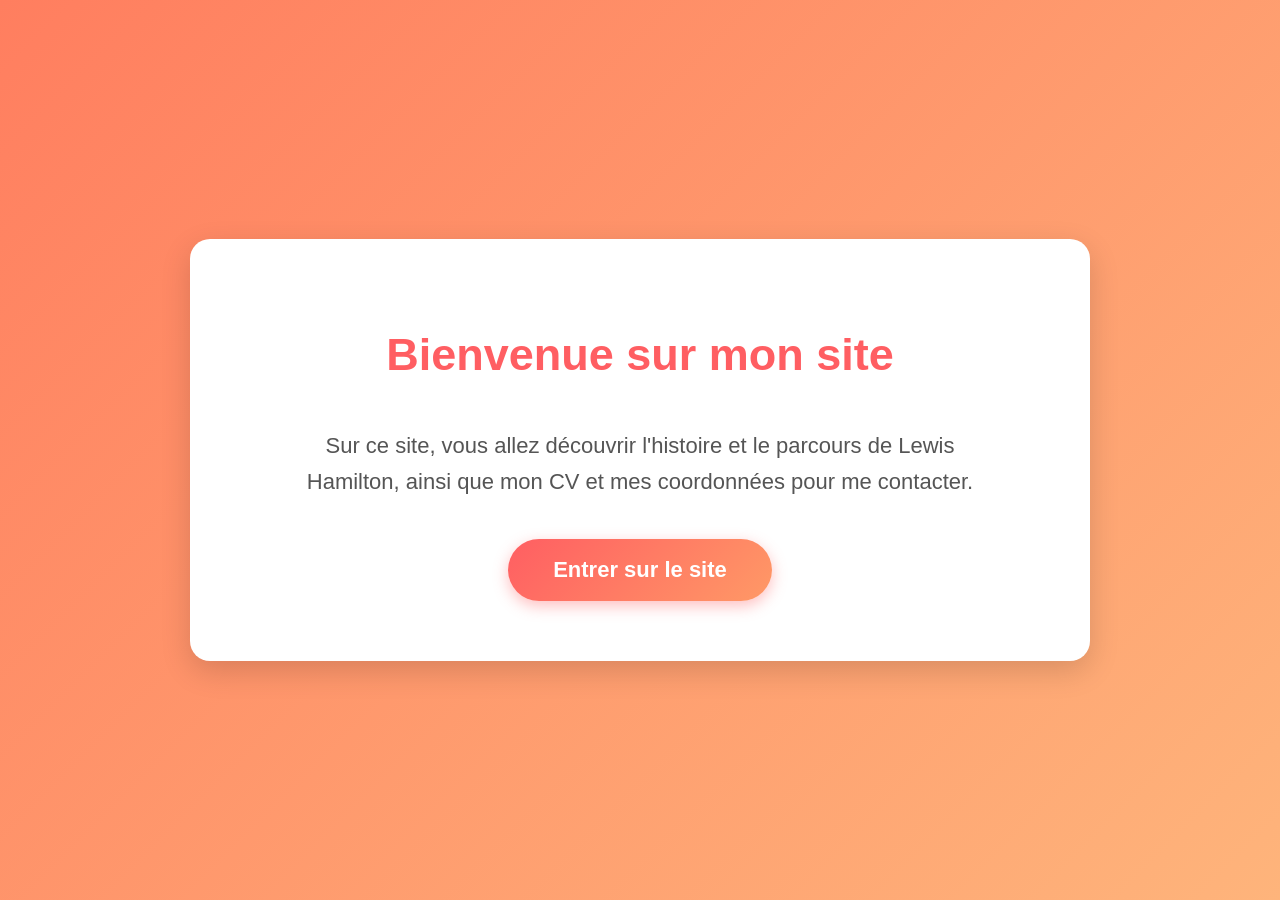
<file: index.html>
<!DOCTYPE html>
<html lang="fr">
<head>
    <!-- Encodage et titre de la page -->
    <meta charset="UTF-8">
    <title>Bienvenue - Site Personnel</title>
    
    <!-- Lien vers la feuille de style CSS -->
    <link rel="stylesheet" href="styles.css">
</head>

<body class="corps-bienvenue">

    <!-- Carte centrale d'accueil -->
    <div class="boite-bienvenue">
        
        <!-- Titre d'accueil -->
        <h1>Bienvenue sur mon site</h1>
        
        <!-- Description simple et précise du contenu du site -->
        <p>Sur ce site, vous allez découvrir l'histoire et le parcours de Lewis Hamilton, ainsi que mon CV et mes coordonnées pour me contacter.</p>
        
        <!-- Bouton pour entrer sur le site -->
        <a href="accueil_site.html" class="bouton-entrer">Entrer sur le site</a>
         
        
    </div>

</body>
</html>
</file>
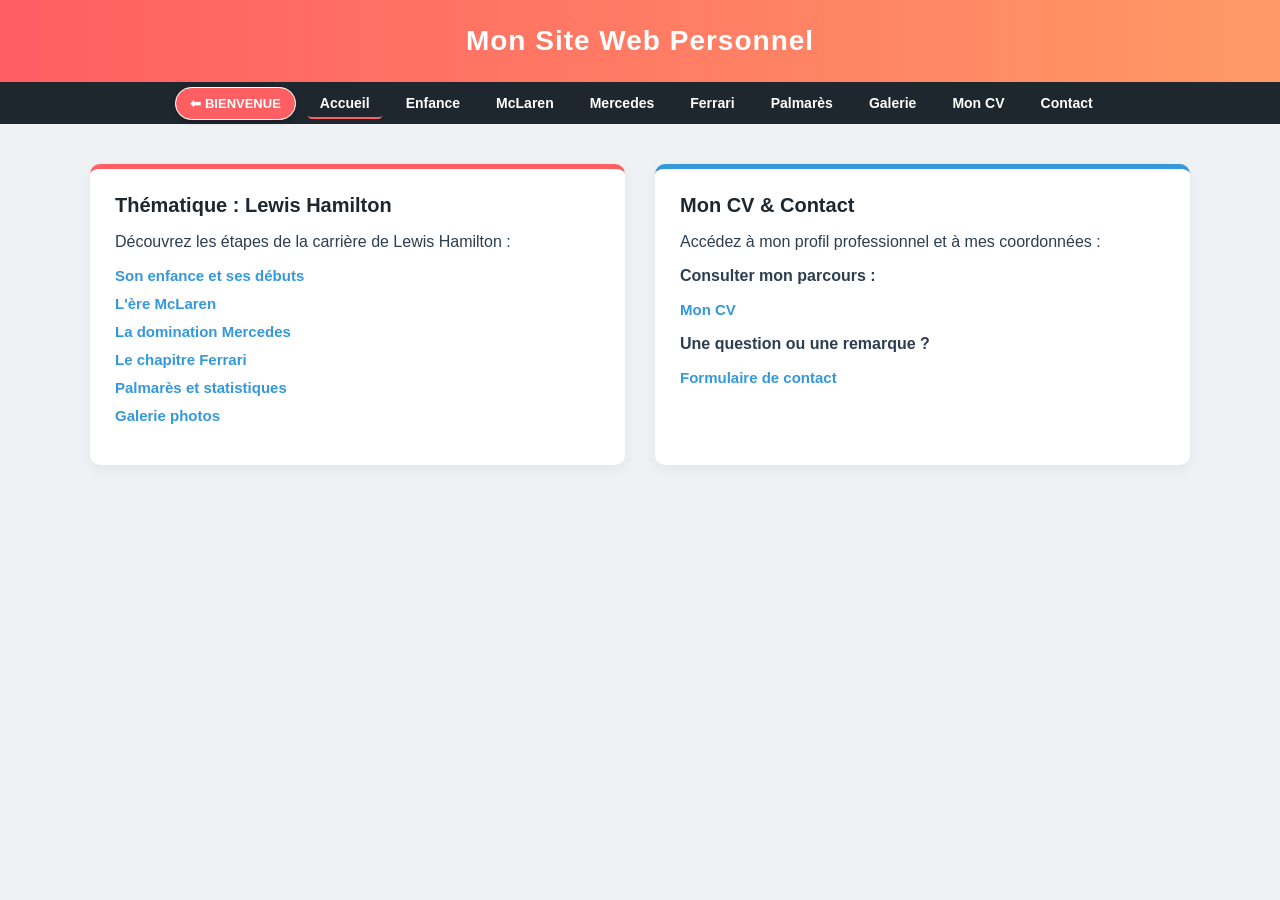
<file: accueil_site.html>
<!DOCTYPE html>
<html lang="fr">
<head>
    <!-- Encodage et titre de la page -->
    <meta charset="UTF-8">
    <title>Accueil - Site Personnel</title>
    
    <!-- Feuille de style CSS -->
    <link rel="stylesheet" href="styles2.css">
</head>
<body>

    <!-- En-tête principal -->
    <header>
        <h1>Mon Site Web Personnel</h1>
    </header>

    <!-- Menu de navigation principal (toujours accessible) -->
    <nav>
        <ul>
            <!-- Bouton de retour vers la page de bienvenue -->
            <li><a href="index.html" class="bouton-retour-bienvenue">⬅ BIENVENUE</a></li>
            <li><a href="accueil_site.html" class="lien-actif">Accueil</a></li>
            <li><a href="biographie.html">Enfance</a></li>
            <li><a href="mclaren.html">McLaren</a></li>
            <li><a href="mercedes.html">Mercedes</a></li>
            <li><a href="ferrari.html">Ferrari</a></li>
            <li><a href="palmares.html">Palmarès</a></li>
            <li><a href="galerie.html">Galerie</a></li>
            <li><a href="CV_FR.html">Mon CV</a></li>
            <li><a href="contact.html">Contact</a></li>
        </ul>
    </nav>

    <!-- Zone principale divisée en deux colonnes -->
    <main class="principal-divise">
        
        <!-- Bloc 1 : Thématique Lewis Hamilton -->
        <div class="colonne carte-thematique">
            <h2>Thématique : Lewis Hamilton</h2>
            <p>Découvrez les étapes de la carrière de Lewis Hamilton : </p>
            <ul class="liste-liens">
                <li><a href="biographie.html">Son enfance et ses débuts</a></li>
                <li><a href="mclaren.html">L'ère McLaren</a></li>
                <li><a href="mercedes.html">La domination Mercedes</a></li>
                <li><a href="ferrari.html">Le chapitre Ferrari</a></li>
                <li><a href="palmares.html">Palmarès et statistiques</a></li>
                <li><a href="galerie.html">Galerie photos</a></li>
            </ul>
        </div>

        <!-- Bloc 2 : CV et Contact -->
        <div class="colonne carte-cv">
            <h2>Mon CV & Contact</h2>
            <p>Accédez à mon profil professionnel et à mes coordonnées :</p>
            
            <p><strong>Consulter mon parcours :</strong></p>
            <ul class="liste-liens">
                <!-- Un seul bouton direct vers la page du CV -->
                <li><a href="CV_FR.html">Mon CV</a></li>
            </ul>

            <p><strong>Une question ou une remarque ?</strong></p>
            <ul class="liste-liens">
                <li><a href="contact.html">Formulaire de contact</a></li>
            </ul>
        </div>

    </main>

</body>
</html>
</file>
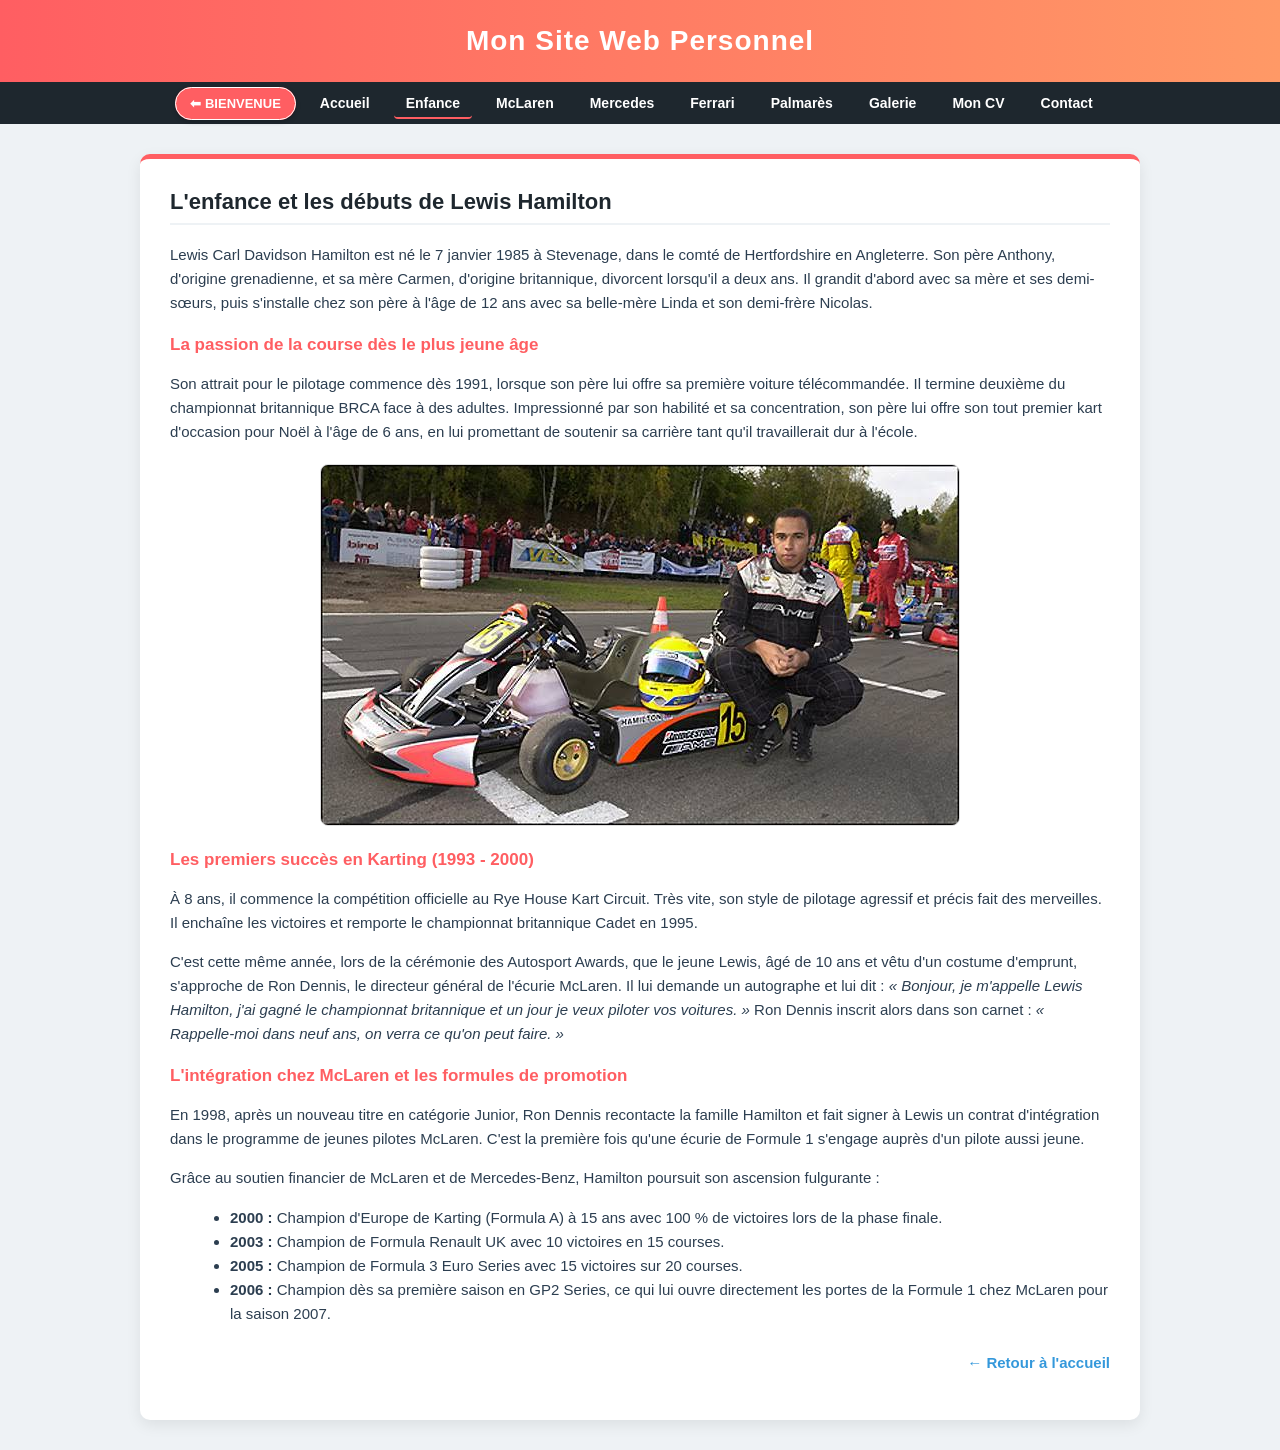
<file: biographie.html>
<!DOCTYPE html>
<html lang="fr">
<head>
    <!-- Encodage des caractères et titre -->
    <meta charset="UTF-8">
    <title>Enfance & Débuts - Lewis Hamilton</title>
    
    <!-- 1. Le CSS global pour le header et la barre noire -->
    <link rel="stylesheet" href="styles2.css">
    
    <!-- 2. Le CSS spécifique pour la carte biographie -->
    <link rel="stylesheet" href="BiographieCSS.css">
</head>
<body>

    <!-- En-tête principal du site -->
    <header>
        <h1>Mon Site Web Personnel</h1>
    </header>

    <!-- Menu de navigation principal -->
    <nav>
        <ul>
            <li><a href="index.html" class="bouton-retour-bienvenue">⬅ BIENVENUE</a></li>
            <li><a href="accueil_site.html">Accueil</a></li>
            <li><a href="biographie.html" class="lien-actif">Enfance</a></li>
            <li><a href="mclaren.html">McLaren</a></li>
            <li><a href="mercedes.html">Mercedes</a></li>
            <li><a href="ferrari.html">Ferrari</a></li>
            <li><a href="palmares.html">Palmarès</a></li>
            <li><a href="galerie.html">Galerie</a></li>
            <li><a href="CV_FR.html">Mon CV</a></li>
            <li><a href="contact.html">Contact</a></li>
        </ul>
    </nav>

    <!-- Contenu principal centré -->
    <main class="conteneur-page">
        
        <!-- Carte blanche pour structurer le texte -->
        <div class="carte-contenu">
            <h2>L'enfance et les débuts de Lewis Hamilton</h2>
            
            <p>Lewis Carl Davidson Hamilton est né le 7 janvier 1985 à Stevenage, dans le comté de Hertfordshire en Angleterre. Son père Anthony, d'origine grenadienne, et sa mère Carmen, d'origine britannique, divorcent lorsqu'il a deux ans. Il grandit d'abord avec sa mère et ses demi-sœurs, puis s'installe chez son père à l'âge de 12 ans avec sa belle-mère Linda et son demi-frère Nicolas.</p>

            <h3>La passion de la course dès le plus jeune âge</h3>
            <p>Son attrait pour le pilotage commence dès 1991, lorsque son père lui offre sa première voiture télécommandée. Il termine deuxième du championnat britannique BRCA face à des adultes. Impressionné par son habilité et sa concentration, son père lui offre son tout premier kart d'occasion pour Noël à l'âge de 6 ans, en lui promettant de soutenir sa carrière tant qu'il travaillerait dur à l'école.</p>

            <!-- Image appelée depuis le dossier ImageHamilton -->
            <div class="zone-image">
                <img src="ImageHamilton/hamilton_karting.jpg" alt="Lewis Hamilton à ses débuts en karting">
            </div>

            <h3>Les premiers succès en Karting (1993 - 2000)</h3>
            <p>À 8 ans, il commence la compétition officielle au Rye House Kart Circuit. Très vite, son style de pilotage agressif et précis fait des merveilles. Il enchaîne les victoires et remporte le championnat britannique Cadet en 1995.</p>
            
            <p>C'est cette même année, lors de la cérémonie des Autosport Awards, que le jeune Lewis, âgé de 10 ans et vêtu d'un costume d'emprunt, s'approche de Ron Dennis, le directeur général de l'écurie McLaren. Il lui demande un autographe et lui dit : <em>« Bonjour, je m'appelle Lewis Hamilton, j'ai gagné le championnat britannique et un jour je veux piloter vos voitures. »</em> Ron Dennis inscrit alors dans son carnet : <em>« Rappelle-moi dans neuf ans, on verra ce qu'on peut faire. »</em></p>

            <h3>L'intégration chez McLaren et les formules de promotion</h3>
            <p>En 1998, après un nouveau titre en catégorie Junior, Ron Dennis recontacte la famille Hamilton et fait signer à Lewis un contrat d'intégration dans le programme de jeunes pilotes McLaren. C'est la première fois qu'une écurie de Formule 1 s'engage auprès d'un pilote aussi jeune.</p>

            <p>Grâce au soutien financier de McLaren et de Mercedes-Benz, Hamilton poursuit son ascension fulgurante :</p>
            <ul>
                <li><strong>2000 :</strong> Champion d'Europe de Karting (Formula A) à 15 ans avec 100 % de victoires lors de la phase finale.</li>
                <li><strong>2003 :</strong> Champion de Formula Renault UK avec 10 victoires en 15 courses.</li>
                <li><strong>2005 :</strong> Champion de Formula 3 Euro Series avec 15 victoires sur 20 courses.</li>
                <li><strong>2006 :</strong> Champion dès sa première saison en GP2 Series, ce qui lui ouvre directement les portes de la Formule 1 chez McLaren pour la saison 2007.</li>
            </ul>
            
            <!-- Lien de retour vers l'accueil -->
            <p class="alignement-droite">
                <a href="accueil_site.html" class="lien-retour-texte">← Retour à l'accueil</a>
            </p>
        </div>

    </main>

</body>
</html>
</file>
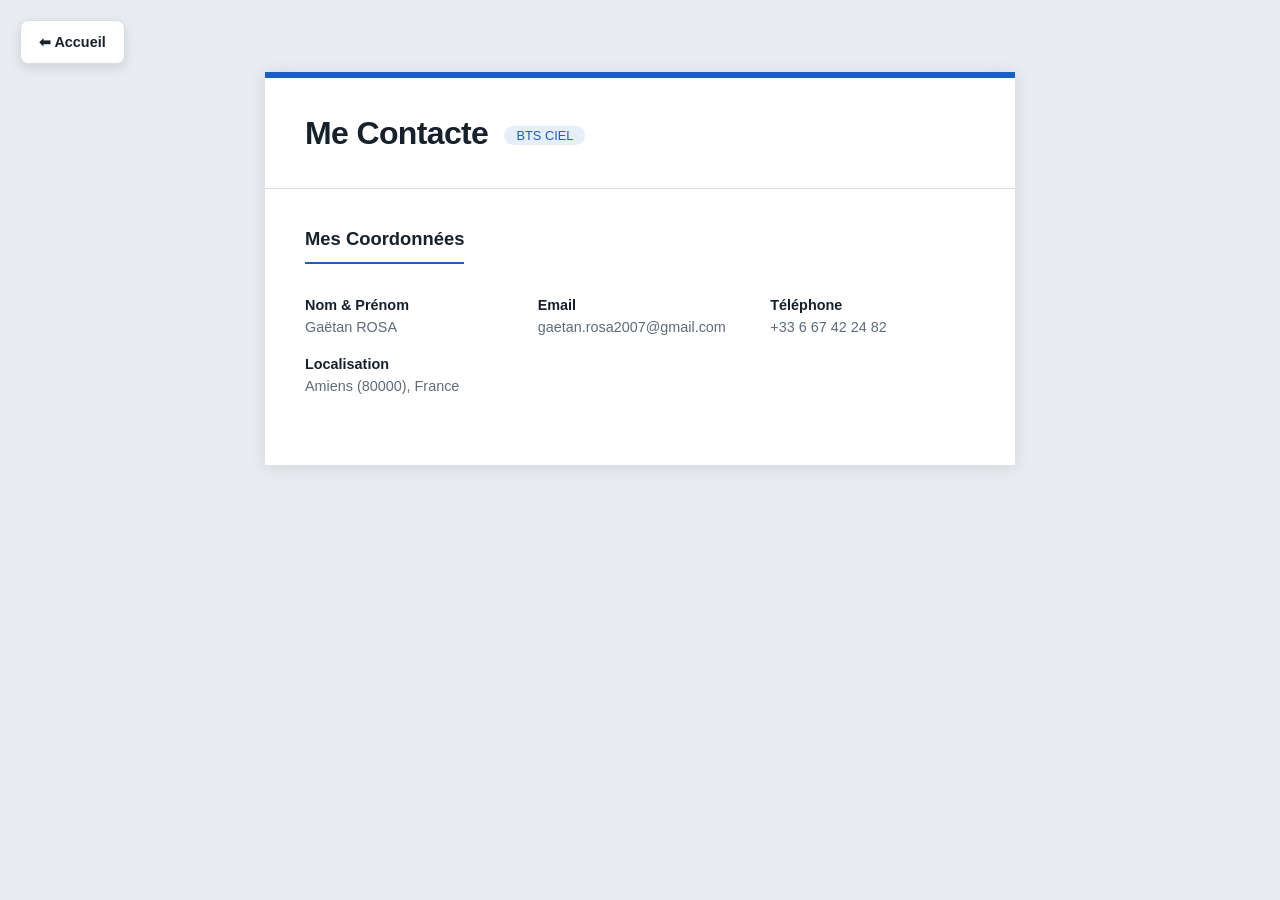
<file: contact.html>
<!DOCTYPE html>
<html lang="fr">
<head>
  <meta charset="UTF-8">
  <meta name="viewport" content="width=device-width, initial-scale=1">
  <title>Gaëtan ROSA – Contact</title>
  <link rel="stylesheet" href="CVCSS.css">
</head>
<body>

  <!-- Bouton Retour à l'accueil à l'extrême gauche -->
  <a href="accueil_site.html" class="btn-retour-cv">⬅ Accueil</a>

  <div class="cv" style="max-width: 750px; margin-top: 40px;">

    <header class="header" style="grid-template-columns: 1fr;">
      <div class="identity">
        <h1>Me Contacte <span class="badge">BTS CIEL</span></h1>
      </div>
    </header>

    <div class="main" style="padding: 36px 40px;">

      <!-- Section Coordonnées -->
      <section style="margin-bottom: 32px;">
        <h2>Mes Coordonnées</h2>
        <dl class="details" style="grid-template-columns: repeat(auto-fit, minmax(200px, 1fr)); margin-top: 12px;">
          <div>
            <dt>Nom & Prénom</dt>
            <dd>Gaëtan ROSA</dd>
          </div>
          <div>
            <dt>Email</dt>
            <dd><a href="mailto:gaetan.rosa2007@gmail.com">gaetan.rosa2007@gmail.com</a></dd>
          </div>
          <div>
            <dt>Téléphone</dt>
            <dd><a href="tel:+33667424282">+33 6 67 42 24 82</a></dd>
          </div>
          <div>
            <dt>Localisation</dt>
            <dd>Amiens (80000), France</dd>
          </div>
        </dl>
      </section>
    </div>
  </div>

</body>
</html>
</file>
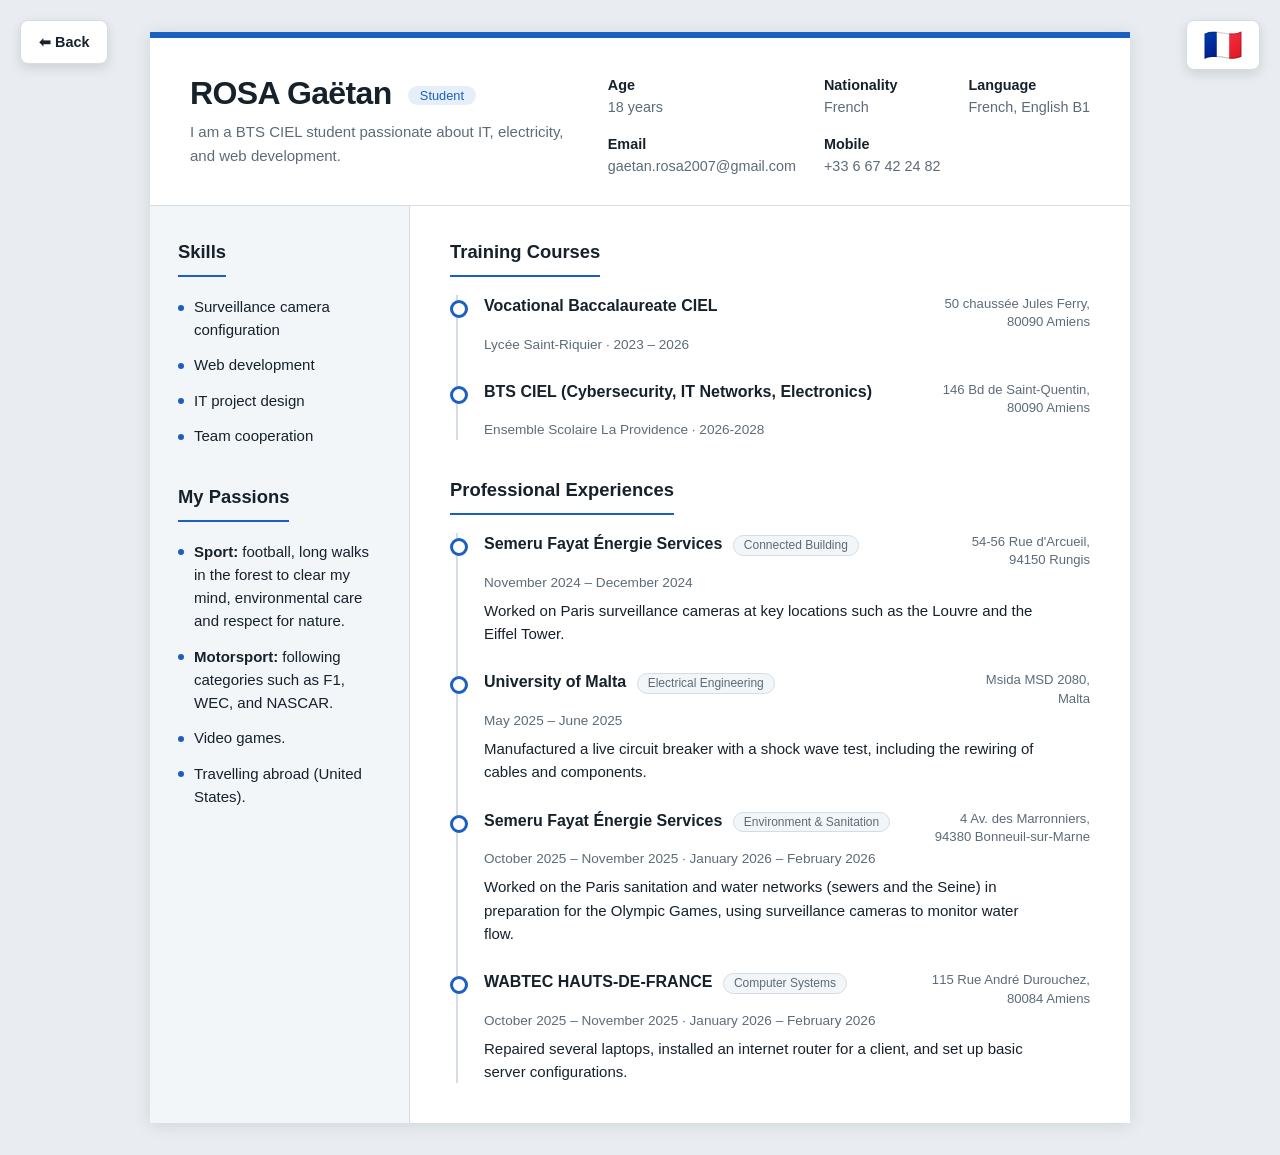
<file: CV_ANG.html>
<!DOCTYPE html>
<html lang="en">
<head>
  <meta charset="UTF-8">
  <meta name="viewport" content="width=device-width, initial-scale=1">
  <title>Gaëtan ROSA – CV</title>
  <link rel="stylesheet" href="CVCSS.css">
</head>
<body>

  <!-- Bouton Retour à l'accueil (à l'extrême gauche) -->
  <a href="accueil_site.html" class="btn-retour-cv">⬅ Back</a>

  <!-- Gros drapeau français pour basculer vers le français (à l'extrême droite) -->
  <a href="CV_FR.html" class="btn-langue-cv" title="Passer en français">
    <span class="flag-icon">🇫🇷</span>
  </a>

  <div class="cv">

    <header class="header">
      <div class="identity">
        <h1>ROSA Gaëtan <span class="badge">Student</span></h1>
        <p>I am a BTS CIEL student passionate about IT, electricity, and web development.</p>
      </div>

      <dl class="details">
        <div><dt>Age</dt><dd>18 years</dd></div>
        <div><dt>Nationality</dt><dd>French</dd></div>
        <div><dt>Language</dt><dd>French, English B1</dd></div>
        <div><dt>Email</dt><dd><a href="mailto:gaetan.rosa2007@gmail.com">gaetan.rosa2007@gmail.com</a></dd></div>
        <div><dt>Mobile</dt><dd><a href="tel:+33667424282">+33 6 67 42 24 82</a></dd></div>
      </dl>
    </header>

    <div class="layout">

      <aside class="sidebar">
        <section>
          <h2>Skills</h2>
          <ul>
            <li>Surveillance camera configuration</li>
            <li>Web development</li>
            <li>IT project design</li>
            <li>Team cooperation</li>
          </ul>
        </section>

        <section>
          <h2>My Passions</h2>
          <ul>
            <li><strong>Sport:</strong> football, long walks in the forest to clear my mind, environmental care and respect for nature.</li>
            <li><strong>Motorsport:</strong> following categories such as F1, WEC, and NASCAR.</li>
            <li>Video games.</li>
            <li>Travelling abroad (United States).</li>
          </ul>
        </section>
      </aside>

      <main class="main">

        <section>
          <h2>Training Courses</h2>
          <ol class="timeline">
            <li>
              <div class="entry-head">
                <h3>Vocational Baccalaureate CIEL</h3>
                <address>50 chaussée Jules Ferry,<br>80090 Amiens</address>
              </div>
              <p class="meta">Lycée Saint-Riquier · 2023 – 2026</p>
            </li>
            <li>
              <div class="entry-head">
                <h3>BTS CIEL (Cybersecurity, IT Networks, Electronics)</h3>
                <address>146 Bd de Saint-Quentin,<br>80090 Amiens</address>
              </div>
              <p class="meta">Ensemble Scolaire La Providence · 2026-2028</p>
            </li>
          </ol>
        </section>

        <section>
          <h2>Professional Experiences</h2>
          <ol class="timeline">
            <li>
              <div class="entry-head">
                <h3>Semeru Fayat Énergie Services <span class="tag">Connected Building</span></h3>
                <address>54-56 Rue d'Arcueil,<br>94150 Rungis</address>
              </div>
              <p class="meta">November 2024 – December 2024</p>
              <p>Worked on Paris surveillance cameras at key locations such as the Louvre and the Eiffel Tower.</p>
            </li>

            <li>
              <div class="entry-head">
                <h3>University of Malta <span class="tag">Electrical Engineering</span></h3>
                <address>Msida MSD 2080,<br>Malta</address>
              </div>
              <p class="meta">May 2025 – June 2025</p>
              <p>Manufactured a live circuit breaker with a shock wave test, including the rewiring of cables and components.</p>
            </li>

            <li>
              <div class="entry-head">
                <h3>Semeru Fayat Énergie Services <span class="tag">Environment & Sanitation</span></h3>
                <address>4 Av. des Marronniers,<br>94380 Bonneuil-sur-Marne</address>
              </div>
              <p class="meta">October 2025 – November 2025 · January 2026 – February 2026</p>
              <p>Worked on the Paris sanitation and water networks (sewers and the Seine) in preparation for the Olympic Games, using surveillance cameras to monitor water flow.</p>
            </li>

            <li>
              <div class="entry-head">
                <h3>WABTEC HAUTS-DE-FRANCE <span class="tag">Computer Systems</span></h3>
                <address>115 Rue André Durouchez,<br>80084 Amiens</address>
              </div>
              <p class="meta">October 2025 – November 2025 · January 2026 – February 2026</p>
              <p>Repaired several laptops, installed an internet router for a client, and set up basic server configurations.</p>
            </li>
          </ol>
        </section>

      </main>
    </div>
  </div>
</body>
</html>
</file>
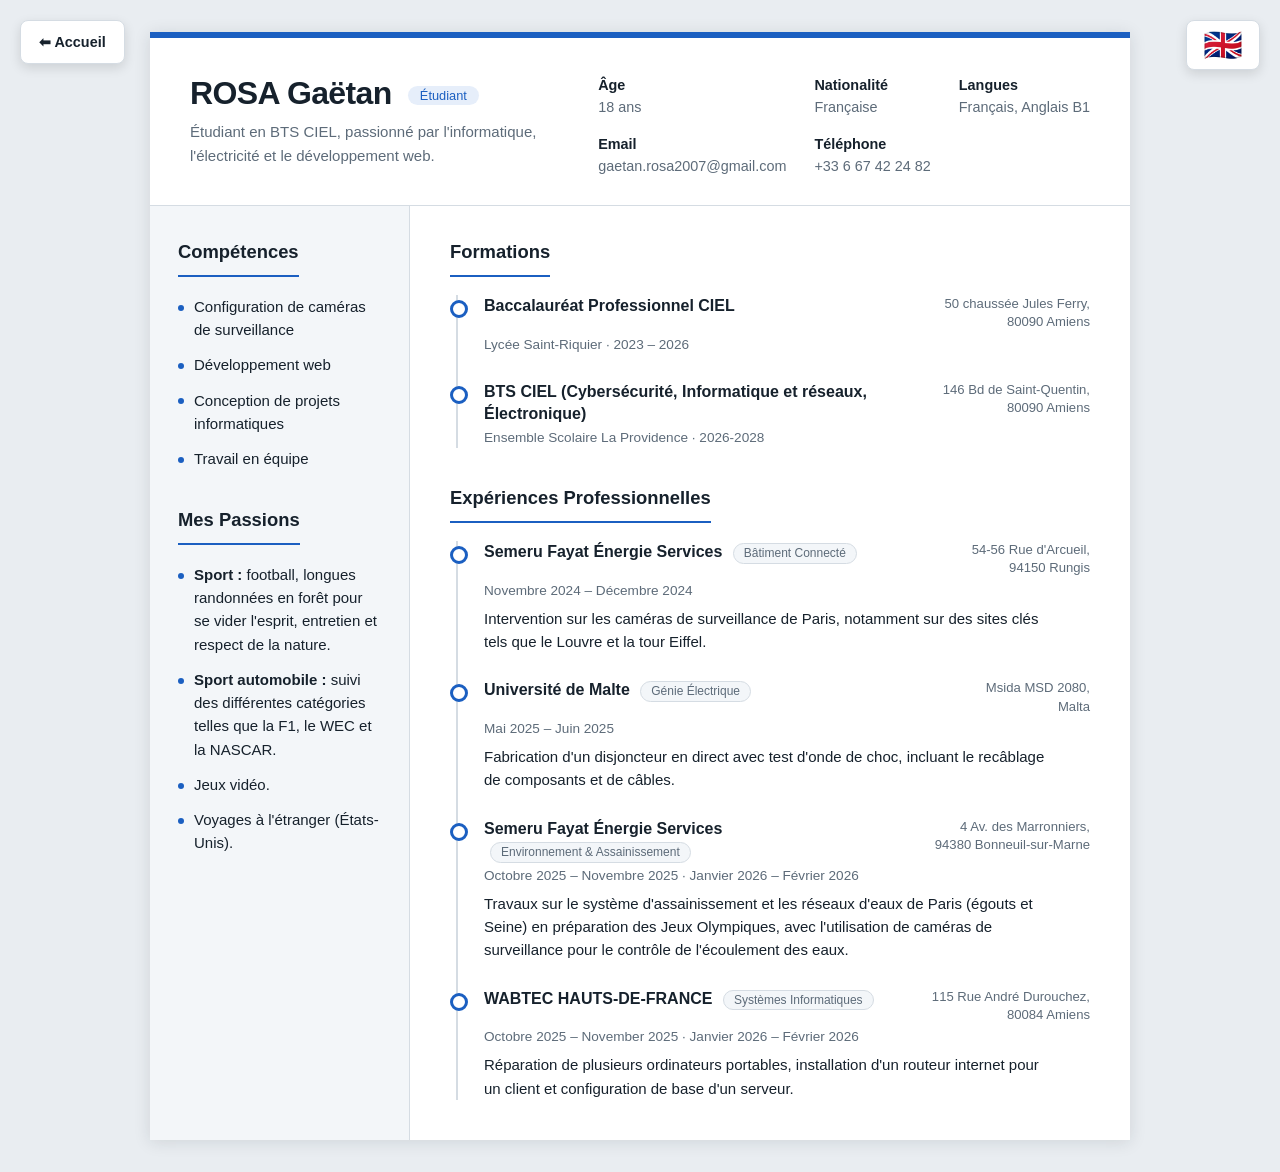
<file: CV_FR.html>
<!DOCTYPE html>
<html lang="fr">
<head>
  <meta charset="UTF-8">
  <meta name="viewport" content="width=device-width, initial-scale=1">
  <title>Gaëtan ROSA – CV</title>
  <link rel="stylesheet" href="CVCSS.css">
</head>
<body>

  <!-- Bouton Retour à l'accueil (à l'extrême gauche) -->
  <a href="accueil_site.html" class="btn-retour-cv">⬅ Accueil</a>

  <!-- Gros drapeau anglais pour basculer vers l'anglais (à l'extrême droite) -->
  <a href="CV_ANG.html" class="btn-langue-cv" title="Switch to English">
    <span class="flag-icon">🇬🇧</span>
  </a>

  <div class="cv">

    <header class="header">
      <div class="identity">
        <h1>ROSA Gaëtan <span class="badge">Étudiant</span></h1>
        <p>Étudiant en BTS CIEL, passionné par l'informatique, l'électricité et le développement web.</p>
      </div>

      <dl class="details">
        <div><dt>Âge</dt><dd>18 ans</dd></div>
        <div><dt>Nationalité</dt><dd>Française</dd></div>
        <div><dt>Langues</dt><dd>Français, Anglais B1</dd></div>
        <div><dt>Email</dt><dd><a href="mailto:gaetan.rosa2007@gmail.com">gaetan.rosa2007@gmail.com</a></dd></div>
        <div><dt>Téléphone</dt><dd><a href="tel:+33667424282">+33 6 67 42 24 82</a></dd></div>
      </dl>
    </header>

    <div class="layout">

      <aside class="sidebar">
        <section>
          <h2>Compétences</h2>
          <ul>
            <li>Configuration de caméras de surveillance</li>
            <li>Développement web</li>
            <li>Conception de projets informatiques</li>
            <li>Travail en équipe</li>
          </ul>
        </section>

        <section>
          <h2>Mes Passions</h2>
          <ul>
            <li><strong>Sport :</strong> football, longues randonnées en forêt pour se vider l'esprit, entretien et respect de la nature.</li>
            <li><strong>Sport automobile :</strong> suivi des différentes catégories telles que la F1, le WEC et la NASCAR.</li>
            <li>Jeux vidéo.</li>
            <li>Voyages à l'étranger (États-Unis).</li>
          </ul>
        </section>
      </aside>

      <main class="main">

        <section>
          <h2>Formations</h2>
          <ol class="timeline">
            <li>
              <div class="entry-head">
                <h3>Baccalauréat Professionnel CIEL</h3>
                <address>50 chaussée Jules Ferry,<br>80090 Amiens</address>
              </div>
              <p class="meta">Lycée Saint-Riquier · 2023 – 2026</p>
            </li>
            <li>
              <div class="entry-head">
                <h3>BTS CIEL (Cybersécurité, Informatique et réseaux, Électronique)</h3>
                <address>146 Bd de Saint-Quentin,<br>80090 Amiens</address>
              </div>
              <p class="meta">Ensemble Scolaire La Providence · 2026-2028</p>
            </li>
          </ol>
        </section>

        <section>
          <h2>Expériences Professionnelles</h2>
          <ol class="timeline">
            <li>
              <div class="entry-head">
                <h3>Semeru Fayat Énergie Services <span class="tag">Bâtiment Connecté</span></h3>
                <address>54-56 Rue d'Arcueil,<br>94150 Rungis</address>
              </div>
              <p class="meta">Novembre 2024 – Décembre 2024</p>
              <p>Intervention sur les caméras de surveillance de Paris, notamment sur des sites clés tels que le Louvre et la tour Eiffel.</p>
            </li>

            <li>
              <div class="entry-head">
                <h3>Université de Malte <span class="tag">Génie Électrique</span></h3>
                <address>Msida MSD 2080,<br>Malta</address>
              </div>
              <p class="meta">Mai 2025 – Juin 2025</p>
              <p>Fabrication d'un disjoncteur en direct avec test d'onde de choc, incluant le recâblage de composants et de câbles.</p>
            </li>

            <li>
              <div class="entry-head">
                <h3>Semeru Fayat Énergie Services <span class="tag">Environnement & Assainissement</span></h3>
                <address>4 Av. des Marronniers,<br>94380 Bonneuil-sur-Marne</address>
              </div>
              <p class="meta">Octobre 2025 – Novembre 2025 · Janvier 2026 – Février 2026</p>
              <p>Travaux sur le système d'assainissement et les réseaux d'eaux de Paris (égouts et Seine) en préparation des Jeux Olympiques, avec l'utilisation de caméras de surveillance pour le contrôle de l'écoulement des eaux.</p>
            </li>

            <li>
              <div class="entry-head">
                <h3>WABTEC HAUTS-DE-FRANCE <span class="tag">Systèmes Informatiques</span></h3>
                <address>115 Rue André Durouchez,<br>80084 Amiens</address>
              </div>
              <p class="meta">Octobre 2025 – November 2025 · Janvier 2026 – Février 2026</p>
              <p>Réparation de plusieurs ordinateurs portables, installation d'un routeur internet pour un client et configuration de base d'un serveur.</p>
            </li>
          </ol>
        </section>

      </main>
    </div>
  </div>
</body>
</html>
</file>
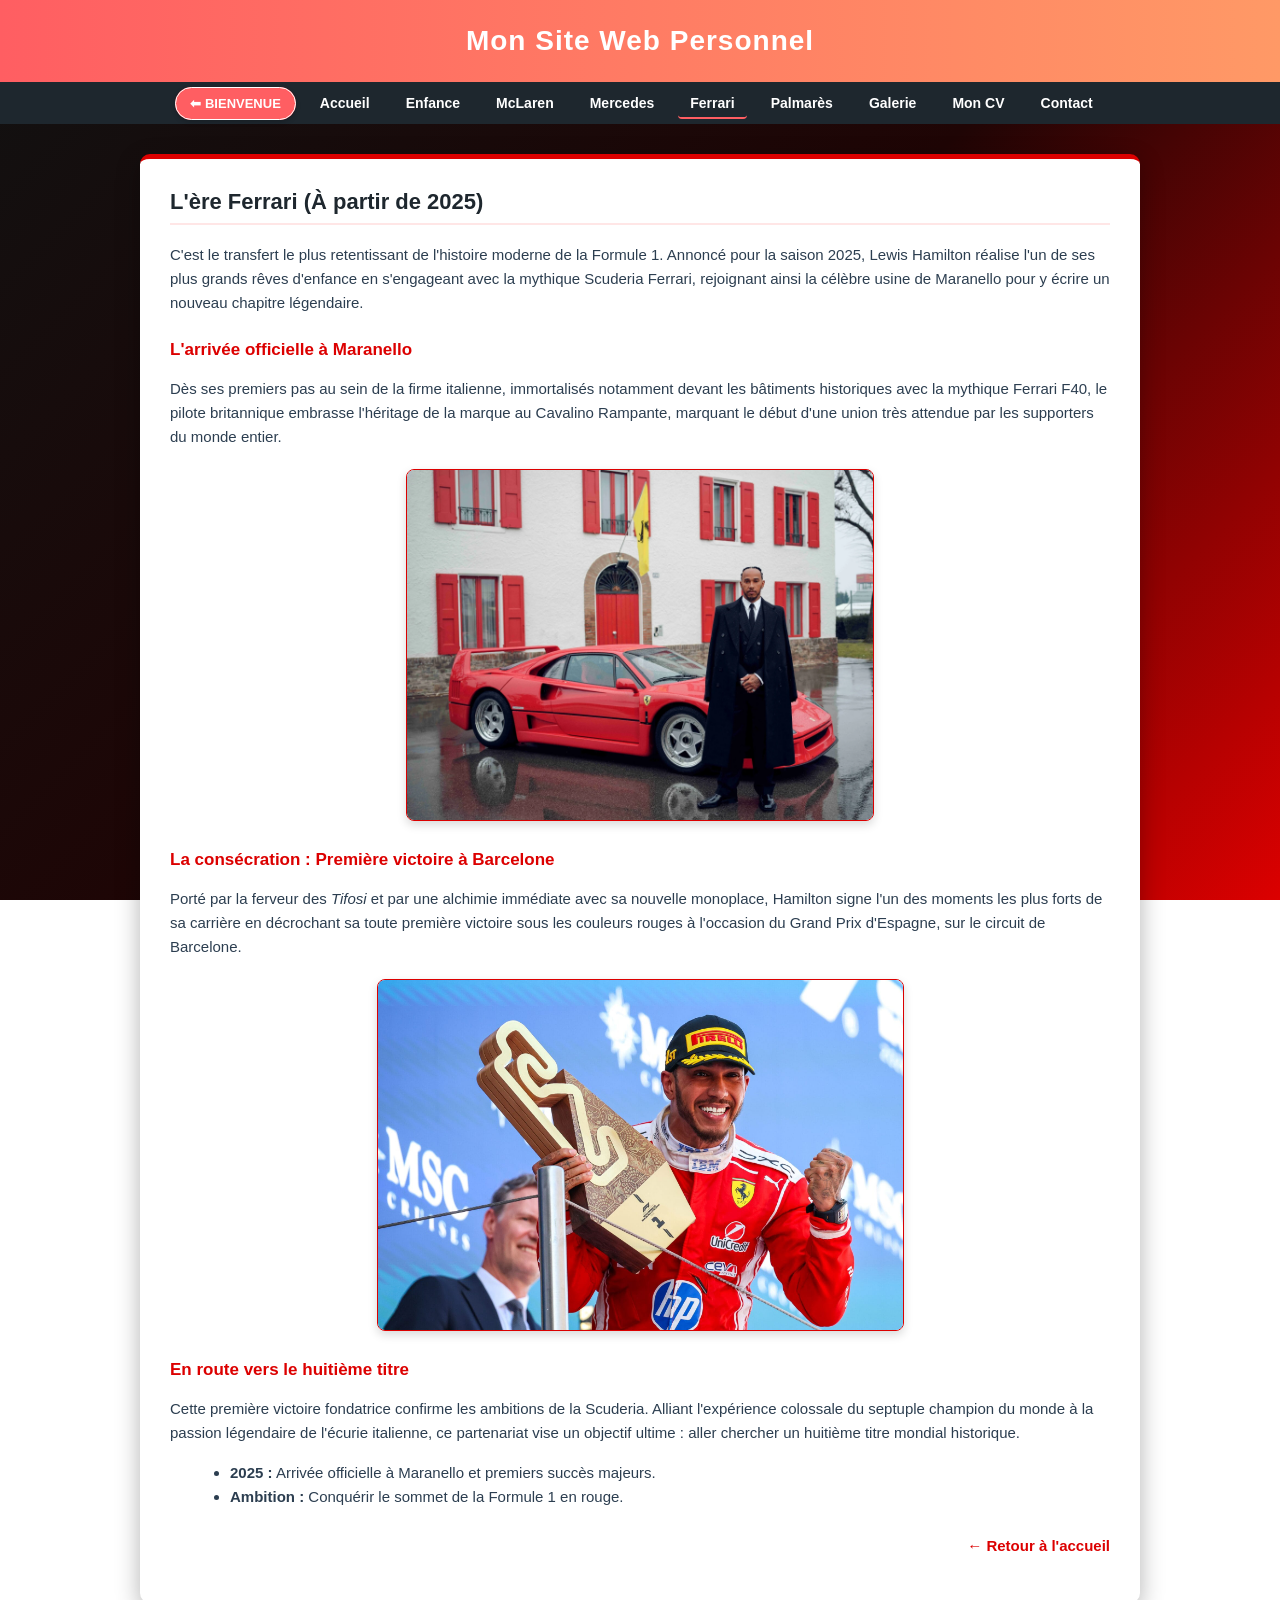
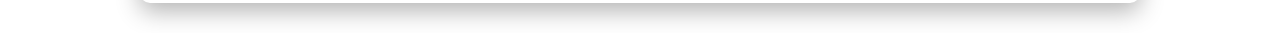
<file: ferrari.html>
<!DOCTYPE html>
<html lang="fr">
<head>
    <!-- Encodage et titre -->
    <meta charset="UTF-8">
    <title>L'ère Ferrari - Lewis Hamilton</title>
    
    <!-- 1. Le CSS global du site -->
    <link rel="stylesheet" href="styles2.css">
    
    <!-- 2. Le CSS spécifique au thème Ferrari -->
    <link rel="stylesheet" href="FerrariCSS.css">
</head>
<body>

    <!-- En-tête principal -->
    <header>
        <h1>Mon Site Web Personnel</h1>
    </header>

    <!-- Menu de navigation principal -->
    <nav>
        <ul>
            <li><a href="index.html" class="bouton-retour-bienvenue">⬅ BIENVENUE</a></li>
            <li><a href="accueil_site.html">Accueil</a></li>
            <li><a href="biographie.html">Enfance</a></li>
            <li><a href="mclaren.html">McLaren</a></li>
            <li><a href="mercedes.html">Mercedes</a></li>
            <!-- Onglet actif Ferrari -->
            <li><a href="ferrari.html" class="lien-actif">Ferrari</a></li>
            <li><a href="palmares.html">Palmarès</a></li>
            <li><a href="galerie.html">Galerie</a></li>
            <li><a href="CV_FR.html">Mon CV</a></li>
            <li><a href="contact.html">Contact</a></li>
        </ul>
    </nav>

    <!-- Contenu principal centré -->
    <main class="conteneur-page">
        
        <!-- Carte de contenu avec le thème Ferrari -->
        <div class="carte-contenu carte-ferrari">
            <h2>L'ère Ferrari (À partir de 2025)</h2>
            
            <p>C'est le transfert le plus retentissant de l'histoire moderne de la Formule 1. Annoncé pour la saison 2025, Lewis Hamilton réalise l'un de ses plus grands rêves d'enfance en s'engageant avec la mythique Scuderia Ferrari, rejoignant ainsi la célèbre usine de Maranello pour y écrire un nouveau chapitre légendaire.</p>

            <h3>L'arrivée officielle à Maranello</h3>
            <p>Dès ses premiers pas au sein de la firme italienne, immortalisés notamment devant les bâtiments historiques avec la mythique Ferrari F40, le pilote britannique embrasse l'héritage de la marque au Cavalino Rampante, marquant le début d'une union très attendue par les supporters du monde entier.</p>

            <!-- Image 1 : Arrivée devant le bâtiment de Ferrari avec la F40 -->
            <div class="zone-image">
                <img src="ImageHamilton/hamilton_ferrari_arrivee.jpg" alt="Lewis Hamilton lors de son arrivée chez Ferrari avec la F40">
            </div>

            <h3>La consécration : Première victoire à Barcelone</h3>
            <p>Porté par la ferveur des <em>Tifosi</em> et par une alchimie immédiate avec sa nouvelle monoplace, Hamilton signe l'un des moments les plus forts de sa carrière en décrochant sa toute première victoire sous les couleurs rouges à l'occasion du Grand Prix d'Espagne, sur le circuit de Barcelone.</p>

            <!-- Image 2 : Première victoire à Barcelone -->
            <div class="zone-image">
                <img src="ImageHamilton/hamilton_ferrari_victoire_barcelone.jpg" alt="Lewis Hamilton célébrant sa première victoire avec Ferrari à Barcelone">
            </div>

            <h3>En route vers le huitième titre</h3>
            <p>Cette première victoire fondatrice confirme les ambitions de la Scuderia. Alliant l'expérience colossale du septuple champion du monde à la passion légendaire de l'écurie italienne, ce partenariat vise un objectif ultime : aller chercher un huitième titre mondial historique.</p>

            <ul>
                <li><strong>2025 :</strong> Arrivée officielle à Maranello et premiers succès majeurs.</li>
                <li><strong>Ambition :</strong> Conquérir le sommet de la Formule 1 en rouge.</li>
            </ul>

            <!-- Lien de retour vers l'accueil -->
            <p class="alignement-droite">
                <a href="accueil_site.html" class="lien-retour-texte">← Retour à l'accueil</a>
            </p>
        </div>

    </main>

</body>
</html>
</file>
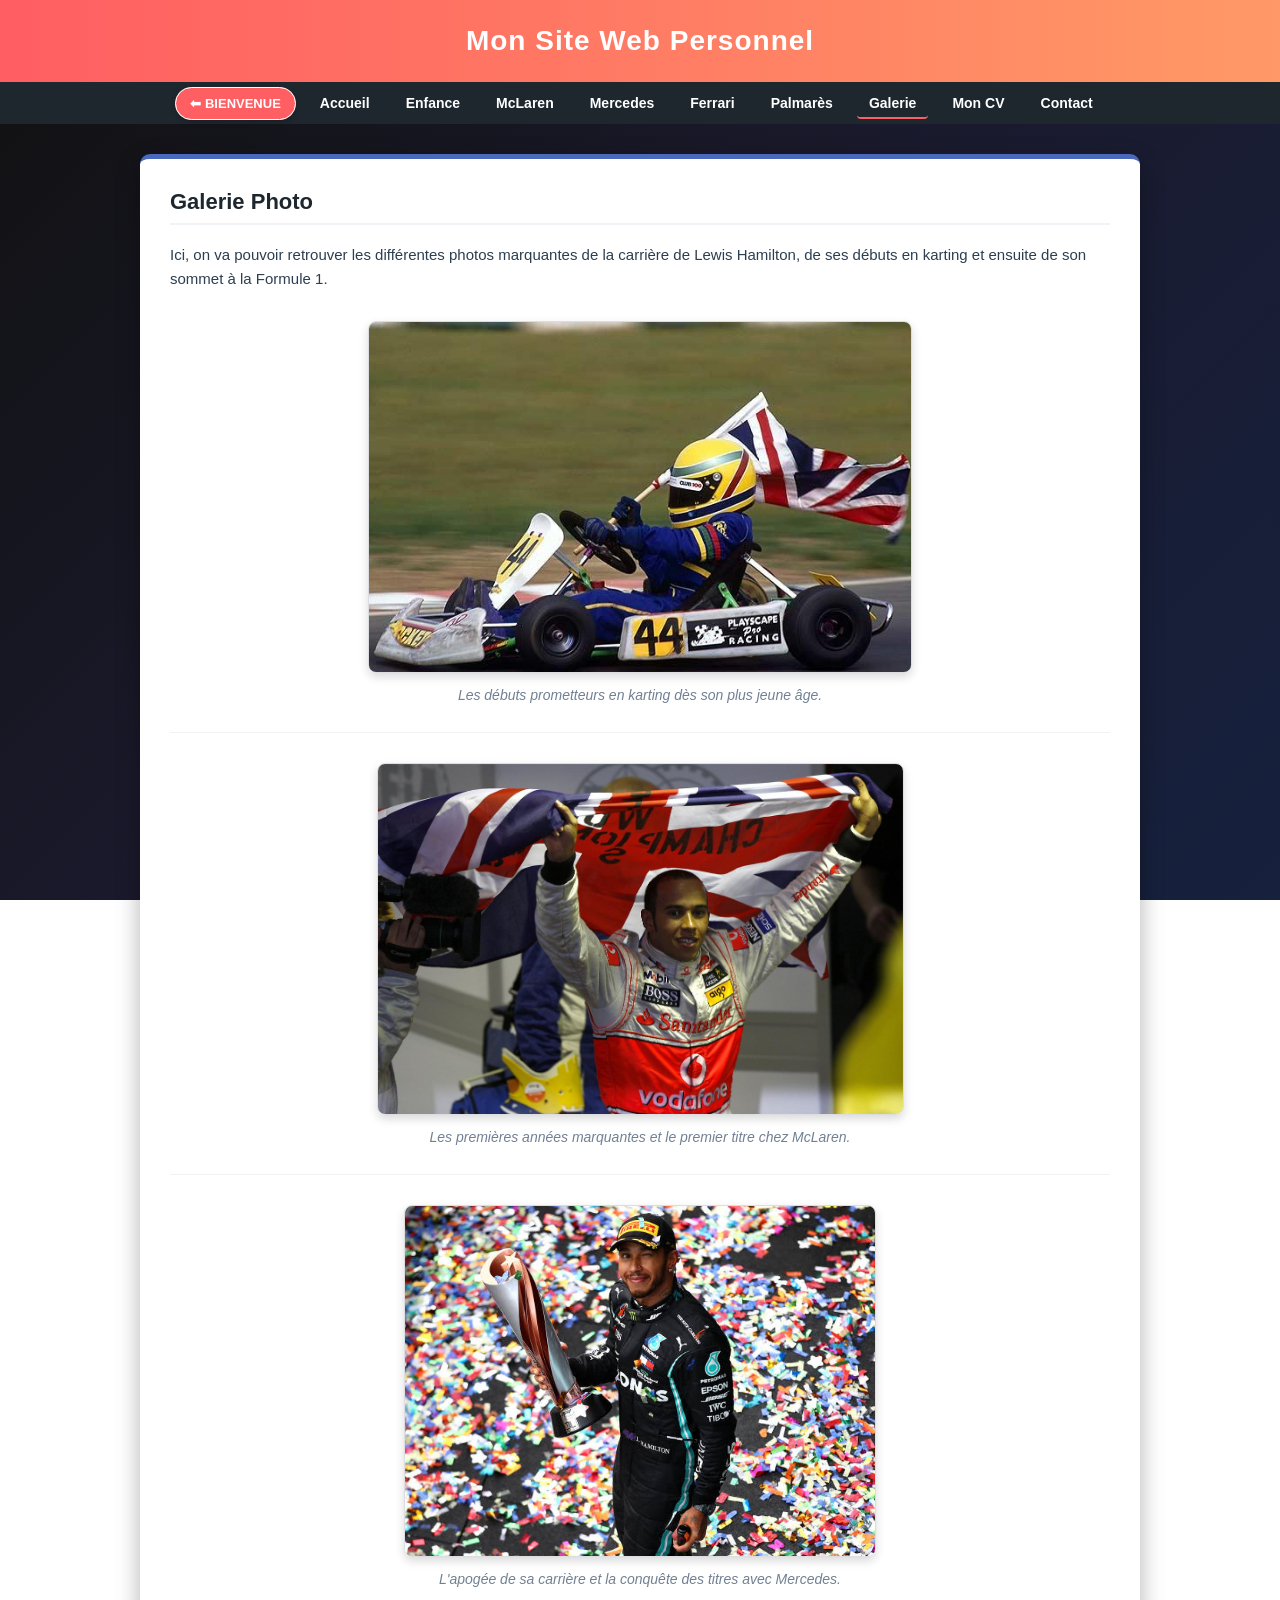
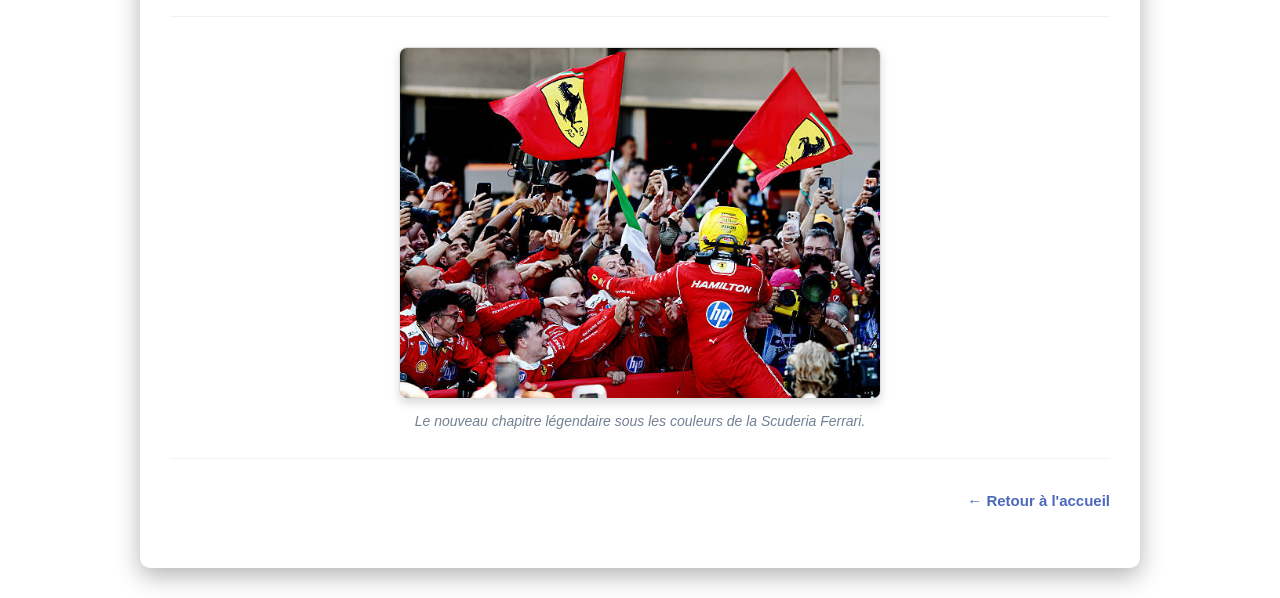
<file: galerie.html>
<!DOCTYPE html>
<html lang="fr">
<head>
    <!-- Encodage et titre -->
    <meta charset="UTF-8">
    <title>Galerie - Lewis Hamilton</title>
    
    <!-- 1. Le CSS global du site -->
    <link rel="stylesheet" href="styles2.css">
    
    <!-- 2. Le CSS spécifique au thème Galerie -->
    <link rel="stylesheet" href="GalerieCSS.css">
</head>
<body>

    <!-- En-tête principal -->
    <header>
        <h1>Mon Site Web Personnel</h1>
    </header>

    <!-- Menu de navigation principal -->
    <nav>
        <ul>
            <li><a href="index.html" class="bouton-retour-bienvenue">⬅ BIENVENUE</a></li>
            <li><a href="accueil_site.html">Accueil</a></li>
            <li><a href="biographie.html">Enfance</a></li>
            <li><a href="mclaren.html">McLaren</a></li>
            <li><a href="mercedes.html">Mercedes</a></li>
            <li><a href="ferrari.html">Ferrari</a></li>
            <li><a href="palmares.html">Palmarès</a></li>
            <!-- Onglet actif Galerie -->
            <li><a href="galerie.html" class="lien-actif">Galerie</a></li>
            <li><a href="CV_FR.html">Mon CV</a></li>
            <li><a href="contact.html">Contact</a></li>
        </ul>
    </nav>

    <!-- Contenu principal centré -->
    <main class="conteneur-page">
        
        <!-- Carte de contenu avec le thème Galerie -->
        <div class="carte-contenu carte-galerie">
            <h2>Galerie Photo</h2>
            
            <p>Ici, on va pouvoir retrouver les différentes photos marquantes de la carrière de Lewis Hamilton, de ses débuts en karting et ensuite de son sommet à la Formule 1.</p>

            <!-- Image 1 : Karting -->
            <div class="element-galerie">
                <img src="ImageHamilton/galerie_karting.jpg" alt="Lewis Hamilton en Karting">
                <p class="legende-image">Les débuts prometteurs en karting dès son plus jeune âge.</p>
            </div>

            <!-- Image 2 : McLaren / Débuts F1 -->
            <div class="element-galerie">
                <img src="ImageHamilton/galerie_mclaren.jpg" alt="Lewis Hamilton chez McLaren">
                <p class="legende-image">Les premières années marquantes et le premier titre chez McLaren.</p>
            </div>

            <!-- Image 3 : Domination Mercedes -->
            <div class="element-galerie">
                <img src="ImageHamilton/galerie_mercedes.jpg" alt="Lewis Hamilton chez Mercedes">
                <p class="legende-image">L'apogée de sa carrière et la conquête des titres avec Mercedes.</p>
            </div>

            <!-- Image 4 : Nouveau défi Ferrari -->
            <div class="element-galerie">
                <img src="ImageHamilton/galerie_ferrari.jpg" alt="Lewis Hamilton chez Ferrari">
                <p class="legende-image">Le nouveau chapitre légendaire sous les couleurs de la Scuderia Ferrari.</p>
            </div>

            <!-- Lien de retour vers l'accueil -->
            <p class="alignement-droite">
                <a href="accueil_site.html" class="lien-retour-texte">← Retour à l'accueil</a>
            </p>
        </div>

    </main>

</body>
</html>
</file>
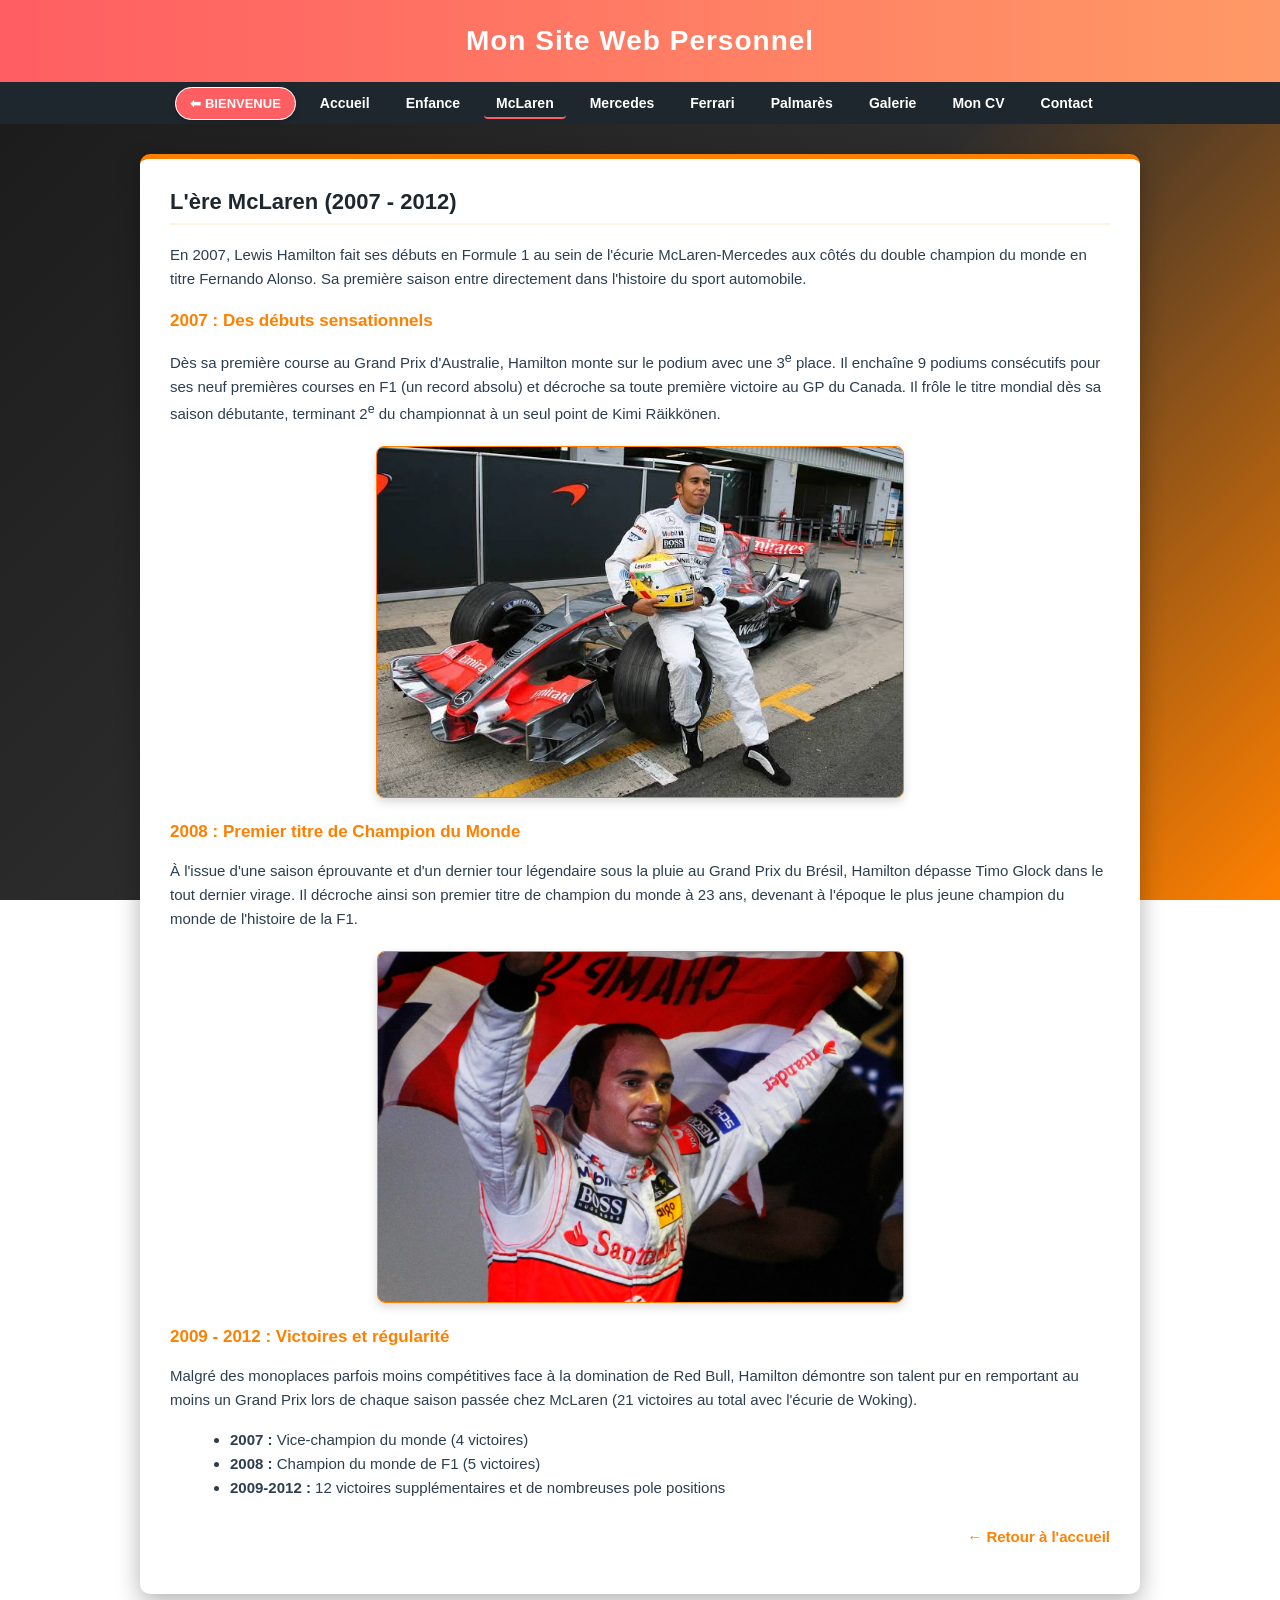
<file: mclaren.html>
<!DOCTYPE html>
<html lang="fr">
<head>
    <!-- Encodage et titre -->
    <meta charset="UTF-8">
    <title>L'ère McLaren - Lewis Hamilton</title>
    
    <!-- 1. Le CSS global du site -->
    <link rel="stylesheet" href="styles2.css">
    
    <!-- 2. Le CSS spécifique au thème McLaren -->
    <link rel="stylesheet" href="McLarenCSS.css">
</head>
<body>

    <!-- En-tête principal -->
    <header>
        <h1>Mon Site Web Personnel</h1>
    </header>

    <!-- Menu de navigation principal -->
    <nav>
        <ul>
            <li><a href="index.html" class="bouton-retour-bienvenue">⬅ BIENVENUE</a></li>
            <li><a href="accueil_site.html">Accueil</a></li>
            <li><a href="biographie.html">Enfance</a></li>
            <!-- Onglet actif McLaren -->
            <li><a href="mclaren.html" class="lien-actif">McLaren</a></li>
            <li><a href="mercedes.html">Mercedes</a></li>
            <li><a href="ferrari.html">Ferrari</a></li>
            <li><a href="palmares.html">Palmarès</a></li>
            <li><a href="galerie.html">Galerie</a></li>
            <li><a href="CV_FR.html">Mon CV</a></li>
            <li><a href="contact.html">Contact</a></li>
        </ul>
    </nav>

    <!-- Contenu principal centré -->
    <main class="conteneur-page">
        
        <!-- Carte de contenu avec le thème McLaren -->
        <div class="carte-contenu carte-mclaren">
            <h2>L'ère McLaren (2007 - 2012)</h2>
            
            <p>En 2007, Lewis Hamilton fait ses débuts en Formule 1 au sein de l'écurie McLaren-Mercedes aux côtés du double champion du monde en titre Fernando Alonso. Sa première saison entre directement dans l'histoire du sport automobile.</p>

            <h3>2007 : Des débuts sensationnels</h3>
            <p>Dès sa première course au Grand Prix d'Australie, Hamilton monte sur le podium avec une 3<sup>e</sup> place. Il enchaîne 9 podiums consécutifs pour ses neuf premières courses en F1 (un record absolu) et décroche sa toute première victoire au GP du Canada. Il frôle le titre mondial dès sa saison débutante, terminant 2<sup>e</sup> du championnat à un seul point de Kimi Räikkönen.</p>

            <!-- Image 1 : Ses débuts chez McLaren -->
            <div class="zone-image">
                <img src="ImageHamilton/hamilton_mclaren_2007.jpg" alt="Lewis Hamilton à ses débuts chez McLaren">
            </div>

            <h3>2008 : Premier titre de Champion du Monde</h3>
            <p>À l'issue d'une saison éprouvante et d'un dernier tour légendaire sous la pluie au Grand Prix du Brésil, Hamilton dépasse Timo Glock dans le tout dernier virage. Il décroche ainsi son premier titre de champion du monde à 23 ans, devenant à l'époque le plus jeune champion du monde de l'histoire de la F1.</p>

            <!-- Image 2 : Son titre de champion du monde 2008 -->
            <div class="zone-image">
                <img src="ImageHamilton/hamilton_2008.jpg" alt="Lewis Hamilton champion du monde 2008">
            </div>

            <h3>2009 - 2012 : Victoires et régularité</h3>
            <p>Malgré des monoplaces parfois moins compétitives face à la domination de Red Bull, Hamilton démontre son talent pur en remportant au moins un Grand Prix lors de chaque saison passée chez McLaren (21 victoires au total avec l'écurie de Woking).</p>

            <ul>
                <li><strong>2007 :</strong> Vice-champion du monde (4 victoires)</li>
                <li><strong>2008 :</strong> Champion du monde de F1 (5 victoires)</li>
                <li><strong>2009-2012 :</strong> 12 victoires supplémentaires et de nombreuses pole positions</li>
            </ul>

            <!-- Lien de retour vers l'accueil -->
            <p class="alignement-droite">
                <a href="accueil_site.html" class="lien-retour-texte">← Retour à l'accueil</a>
            </p>
        </div>

    </main>

</body>
</html>
</file>
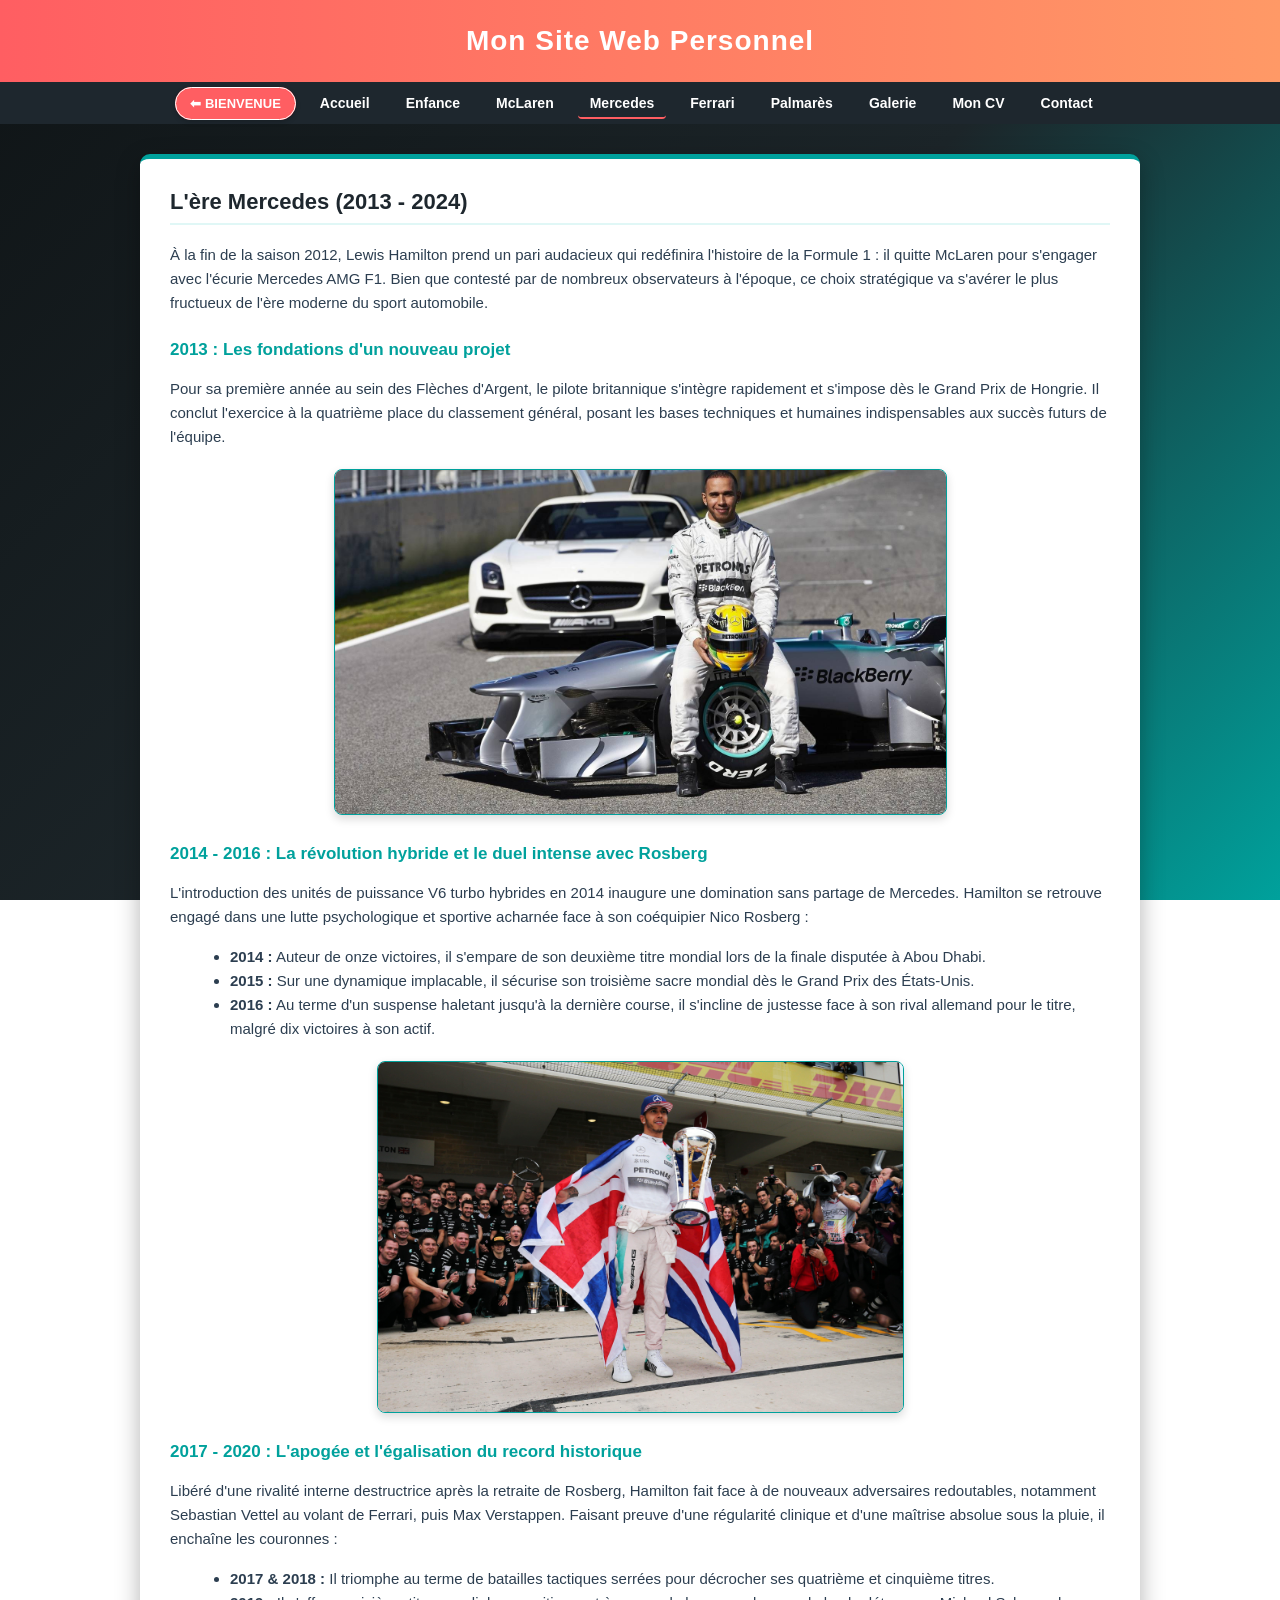
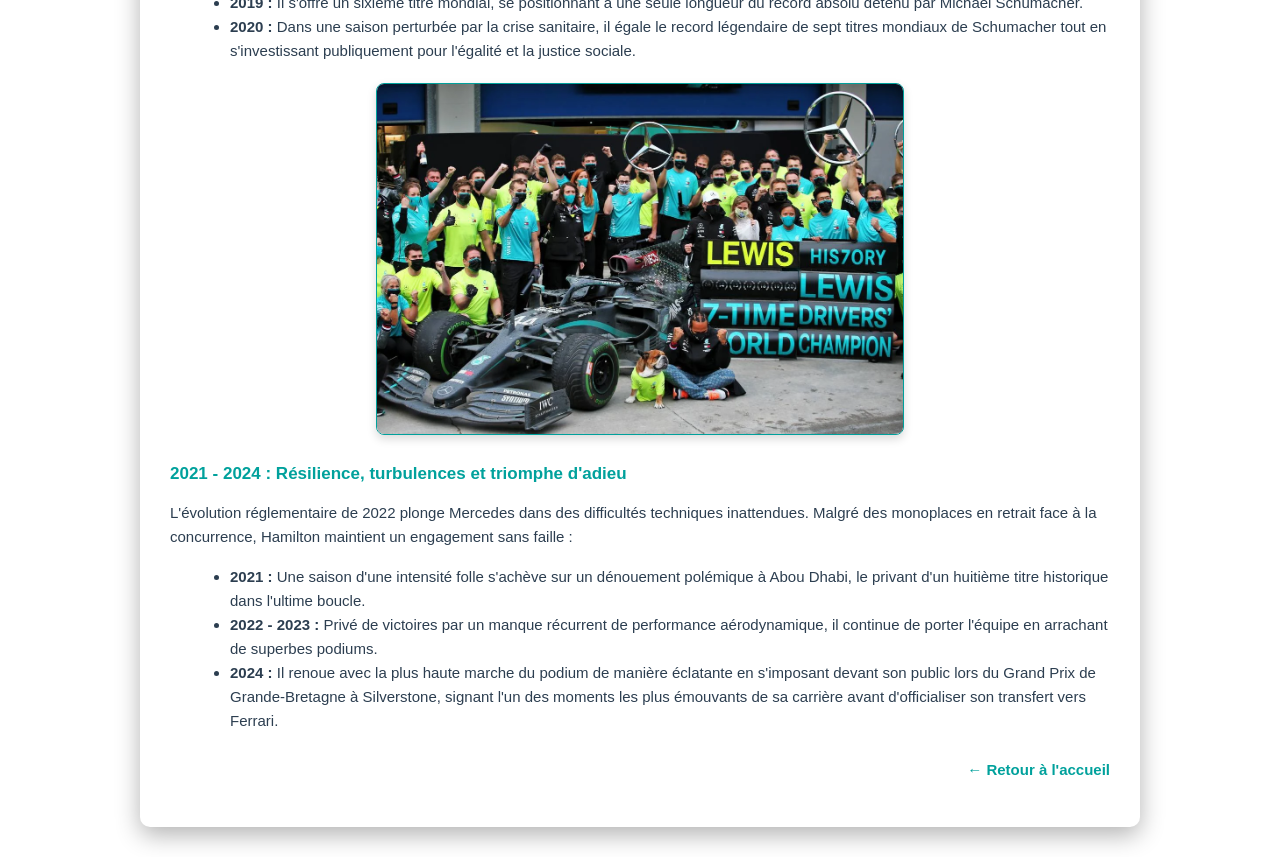
<file: mercedes.html>
<!DOCTYPE html>
<html lang="fr">
<head>
    <!-- Encodage et titre -->
    <meta charset="UTF-8">
    <title>L'ère Mercedes - Lewis Hamilton</title>
    
    <!-- 1. Le CSS global du site -->
    <link rel="stylesheet" href="styles2.css">
    
    <!-- 2. Le CSS spécifique au thème Mercedes -->
    <link rel="stylesheet" href="MercedesCSS.css">
</head>
<body>

    <!-- En-tête principal -->
    <header>
        <h1>Mon Site Web Personnel</h1>
    </header>

    <!-- Menu de navigation principal -->
    <nav>
        <ul>
            <li><a href="index.html" class="bouton-retour-bienvenue">⬅ BIENVENUE</a></li>
            <li><a href="accueil_site.html">Accueil</a></li>
            <li><a href="biographie.html">Enfance</a></li>
            <li><a href="mclaren.html">McLaren</a></li>
            <!-- Onglet actif Mercedes -->
            <li><a href="mercedes.html" class="lien-actif">Mercedes</a></li>
            <li><a href="ferrari.html">Ferrari</a></li>
            <li><a href="palmares.html">Palmarès</a></li>
            <li><a href="galerie.html">Galerie</a></li>
            <li><a href="CV_FR.html">Mon CV</a></li>
            <li><a href="contact.html">Contact</a></li>
        </ul>
    </nav>

    <!-- Contenu principal centré -->
    <main class="conteneur-page">
        
        <!-- Carte de contenu avec le thème Mercedes -->
        <div class="carte-contenu carte-mercedes">
            <h2>L'ère Mercedes (2013 - 2024)</h2>
            
            <p>À la fin de la saison 2012, Lewis Hamilton prend un pari audacieux qui redéfinira l'histoire de la Formule 1 : il quitte McLaren pour s'engager avec l'écurie Mercedes AMG F1. Bien que contesté par de nombreux observateurs à l'époque, ce choix stratégique va s'avérer le plus fructueux de l'ère moderne du sport automobile.</p>

            <h3>2013 : Les fondations d'un nouveau projet</h3>
            <p>Pour sa première année au sein des Flèches d'Argent, le pilote britannique s'intègre rapidement et s'impose dès le Grand Prix de Hongrie. Il conclut l'exercice à la quatrième place du classement général, posant les bases techniques et humaines indispensables aux succès futurs de l'équipe.</p>

            <!-- Image 1 : Arrivée chez Mercedes en 2013 -->
            <div class="zone-image">
                <img src="ImageHamilton/hamilton_mercedes_2013.jpg" alt="Lewis Hamilton avec la Mercedes F1 en 2013">
            </div>

            <h3>2014 - 2016 : La révolution hybride et le duel intense avec Rosberg</h3>
            <p>L'introduction des unités de puissance V6 turbo hybrides en 2014 inaugure une domination sans partage de Mercedes. Hamilton se retrouve engagé dans une lutte psychologique et sportive acharnée face à son coéquipier Nico Rosberg :</p>
            <ul>
                <li><strong>2014 :</strong> Auteur de onze victoires, il s'empare de son deuxième titre mondial lors de la finale disputée à Abou Dhabi.</li>
                <li><strong>2015 :</strong> Sur une dynamique implacable, il sécurise son troisième sacre mondial dès le Grand Prix des États-Unis.</li>
                <li><strong>2016 :</strong> Au terme d'un suspense haletant jusqu'à la dernière course, il s'incline de justesse face à son rival allemand pour le titre, malgré dix victoires à son actif.</li>
            </ul>

            <!-- Image 2 : Sacre mondial avec Mercedes -->
            <div class="zone-image">
                <img src="ImageHamilton/hamilton_mercedes_titre.jpg" alt="Lewis Hamilton célébrant son titre chez Mercedes">
            </div>

            <h3>2017 - 2020 : L'apogée et l'égalisation du record historique</h3>
            <p>Libéré d'une rivalité interne destructrice après la retraite de Rosberg, Hamilton fait face à de nouveaux adversaires redoutables, notamment Sebastian Vettel au volant de Ferrari, puis Max Verstappen. Faisant preuve d'une régularité clinique et d'une maîtrise absolue sous la pluie, il enchaîne les couronnes :</p>
            <ul>
                <li><strong>2017 & 2018 :</strong> Il triomphe au terme de batailles tactiques serrées pour décrocher ses quatrième et cinquième titres.</li>
                <li><strong>2019 :</strong> Il s'offre un sixième titre mondial, se positionnant à une seule longueur du record absolu détenu par Michael Schumacher.</li>
                <li><strong>2020 :</strong> Dans une saison perturbée par la crise sanitaire, il égale le record légendaire de sept titres mondiaux de Schumacher tout en s'investissant publiquement pour l'égalité et la justice sociale.</li>
            </ul>

            <!-- Image 3 : Septième titre mondial -->
            <div class="zone-image">
                <img src="ImageHamilton/hamilton_7titres.jpg" alt="Lewis Hamilton célébrant son septième titre mondial">
            </div>

            <h3>2021 - 2024 : Résilience, turbulences et triomphe d'adieu</h3>
            <p>L'évolution réglementaire de 2022 plonge Mercedes dans des difficultés techniques inattendues. Malgré des monoplaces en retrait face à la concurrence, Hamilton maintient un engagement sans faille :</p>
            <ul>
                <li><strong>2021 :</strong> Une saison d'une intensité folle s'achève sur un dénouement polémique à Abou Dhabi, le privant d'un huitième titre historique dans l'ultime boucle.</li>
                <li><strong>2022 - 2023 :</strong> Privé de victoires par un manque récurrent de performance aérodynamique, il continue de porter l'équipe en arrachant de superbes podiums.</li>
                <li><strong>2024 :</strong> Il renoue avec la plus haute marche du podium de manière éclatante en s'imposant devant son public lors du Grand Prix de Grande-Bretagne à Silverstone, signant l'un des moments les plus émouvants de sa carrière avant d'officialiser son transfert vers Ferrari.</li>
            </ul>

            <!-- Lien de retour vers l'accueil -->
            <p class="alignement-droite">
                <a href="accueil_site.html" class="lien-retour-texte">← Retour à l'accueil</a>
            </p>
        </div>

    </main>

</body>
</html>
</file>
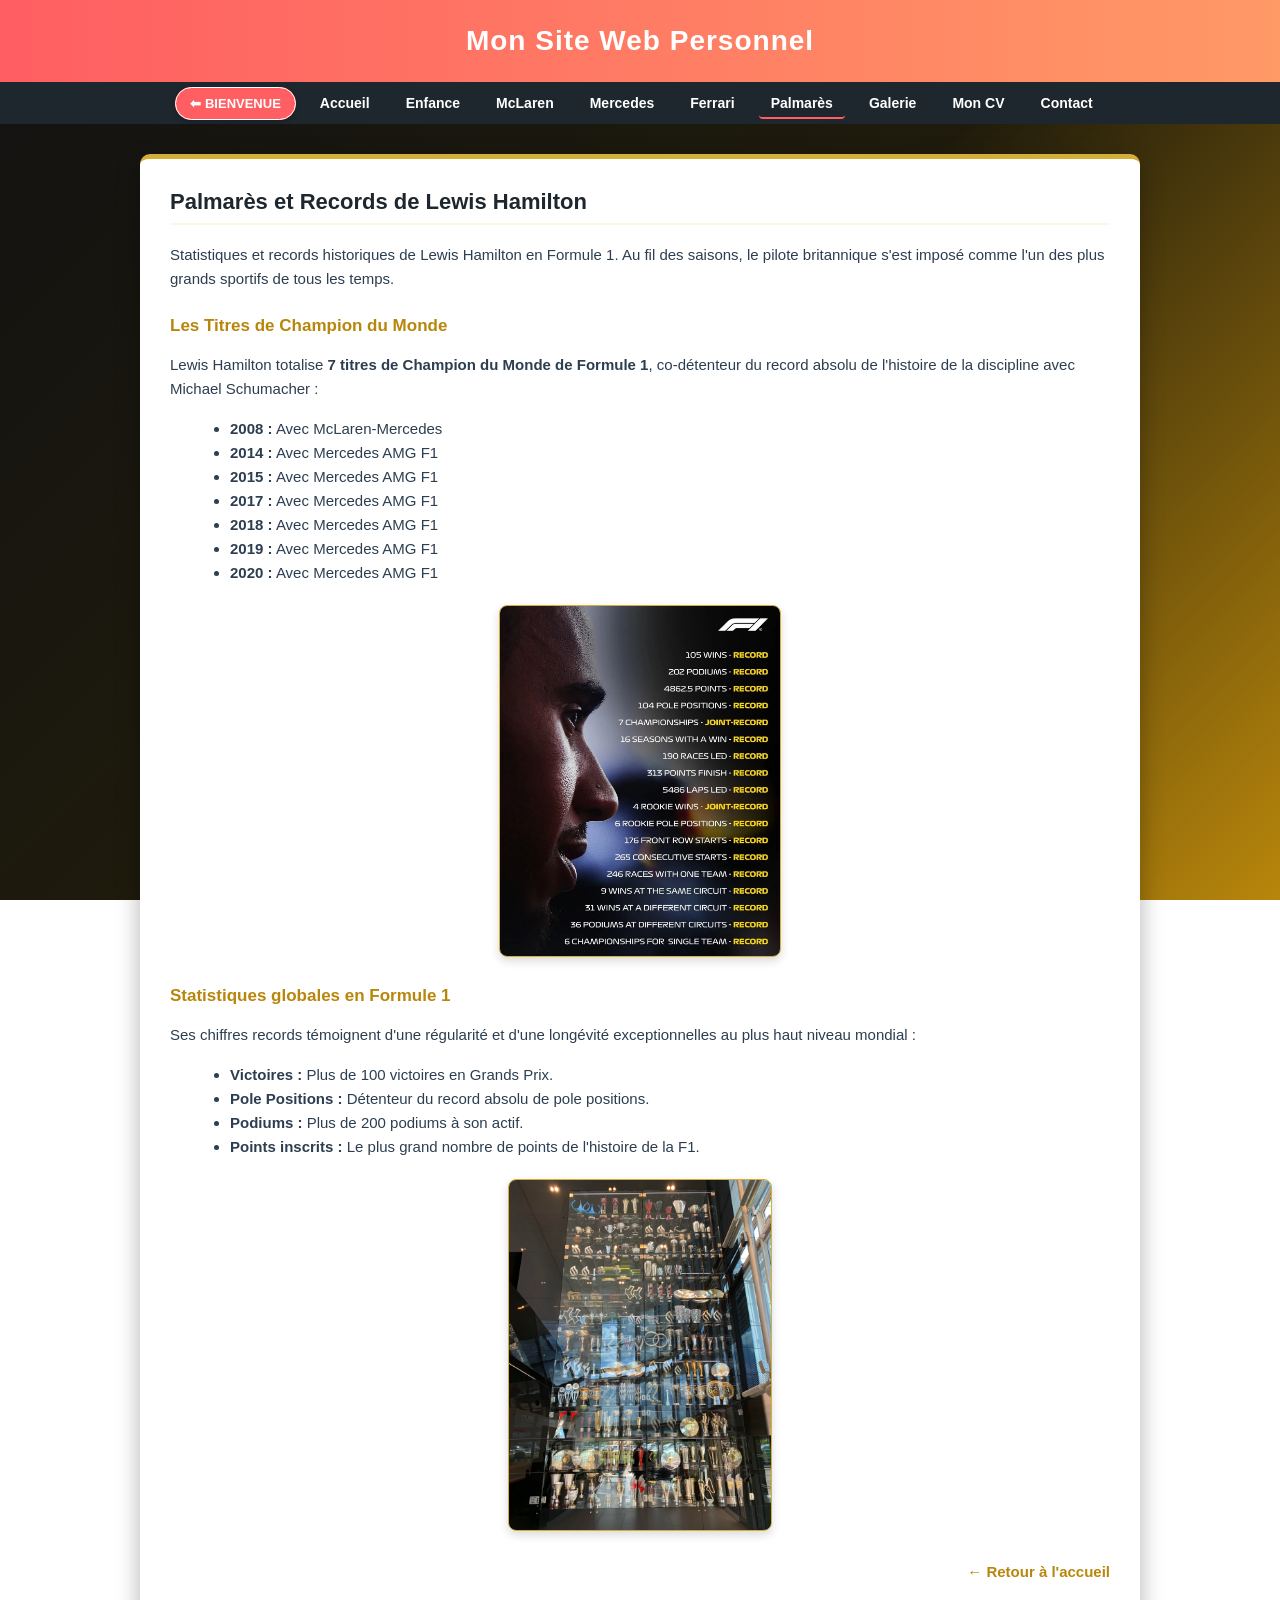
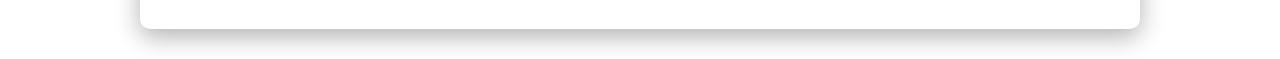
<file: palmares.html>
<!DOCTYPE html>
<html lang="fr">
<head>
    <!-- Encodage et titre -->
    <meta charset="UTF-8">
    <title>Palmarès et Records - Lewis Hamilton</title>
    
    <!-- 1. Le CSS global du site -->
    <link rel="stylesheet" href="styles2.css">
    
    <!-- 2. Le CSS spécifique au thème Palmarès -->
    <link rel="stylesheet" href="PalmaresCSS.css">
</head>
<body>

    <!-- En-tête principal -->
    <header>
        <h1>Mon Site Web Personnel</h1>
    </header>

    <!-- Menu de navigation principal -->
    <nav>
        <ul>
            <li><a href="index.html" class="bouton-retour-bienvenue">⬅ BIENVENUE</a></li>
            <li><a href="accueil_site.html">Accueil</a></li>
            <li><a href="biographie.html">Enfance</a></li>
            <li><a href="mclaren.html">McLaren</a></li>
            <li><a href="mercedes.html">Mercedes</a></li>
            <li><a href="ferrari.html">Ferrari</a></li>
            <!-- Onglet actif Palmarès -->
            <li><a href="palmares.html" class="lien-actif">Palmarès</a></li>
            <li><a href="galerie.html">Galerie</a></li>
            <li><a href="CV_FR.html">Mon CV</a></li>
            <li><a href="contact.html">Contact</a></li>
        </ul>
    </nav>

    <!-- Contenu principal centré -->
    <main class="conteneur-page">
        
        <!-- Carte de contenu avec le thème Palmarès -->
        <div class="carte-contenu carte-palmares">
            <h2>Palmarès et Records de Lewis Hamilton</h2>
            
            <p>Statistiques et records historiques de Lewis Hamilton en Formule 1. Au fil des saisons, le pilote britannique s'est imposé comme l'un des plus grands sportifs de tous les temps.</p>

            <h3>Les Titres de Champion du Monde</h3>
            <p>Lewis Hamilton totalise <strong>7 titres de Champion du Monde de Formule 1</strong>, co-détenteur du record absolu de l'histoire de la discipline avec Michael Schumacher :</p>
            <ul>
                <li><strong>2008 :</strong> Avec McLaren-Mercedes</li>
                <li><strong>2014 :</strong> Avec Mercedes AMG F1</li>
                <li><strong>2015 :</strong> Avec Mercedes AMG F1</li>
                <li><strong>2017 :</strong> Avec Mercedes AMG F1</li>
                <li><strong>2018 :</strong> Avec Mercedes AMG F1</li>
                <li><strong>2019 :</strong> Avec Mercedes AMG F1</li>
                <li><strong>2020 :</strong> Avec Mercedes AMG F1</li>
            </ul>

            <!-- Image 1 : L'infographie officielle des records -->
            <div class="zone-image">
                <img src="ImageHamilton/hamilton_records.jpg" alt="Infographie des records de Lewis Hamilton en Formule 1">
            </div>

            <h3>Statistiques globales en Formule 1</h3>
            <p>Ses chiffres records témoignent d'une régularité et d'une longévité exceptionnelles au plus haut niveau mondial :</p>
            <ul>
                <li><strong>Victoires :</strong> Plus de 100 victoires en Grands Prix.</li>
                <li><strong>Pole Positions :</strong> Détenteur du record absolu de pole positions.</li>
                <li><strong>Podiums :</strong> Plus de 200 podiums à son actif.</li>
                <li><strong>Points inscrits :</strong> Le plus grand nombre de points de l'histoire de la F1.</li>
            </ul>

            <!-- Image 2 : Photo de célébration avec ses trophées -->
            <div class="zone-image">
                <img src="ImageHamilton/hamilton_palmares.jpg" alt="Lewis Hamilton et ses trophées en Formule 1">
            </div>

            <!-- Lien de retour vers l'accueil -->
            <p class="alignement-droite">
                <a href="accueil_site.html" class="lien-retour-texte">← Retour à l'accueil</a>
            </p>
        </div>

    </main>

</body>
</html>
</file>
<file: styles.css>
/* Fond avec un dégradé lumineux et énergique */
.corps-bienvenue {
    margin: 0;
    padding: 20px;
    font-family: Arial, sans-serif;
    background: linear-gradient(135deg, #ff7e5f, #feb47b); /* Dégradé chaleureux orange/rose */
    color: #333333;
    min-height: 100vh;
    
    /* Centrage parfait au milieu de l'écran */
    display: flex;
    justify-content: center;
    align-items: center;
    box-sizing: border-box;
}

/* Carte centrale aux couleurs éclatantes et coins arrondis */
.boite-bienvenue {
    background-color: #ffffff;
    border: none;
    border-radius: 20px;
    width: 90%;
    max-width: 900px;
    padding: 60px 40px;
    
    /* Ombre portée douce pour donner du relief */
    box-shadow: 0px 10px 30px rgba(0, 0, 0, 0.15);
    
    /* Alignement des éléments au centre */
    display: flex;
    flex-direction: column;
    justify-content: center;
    align-items: center;
    text-align: center;
    box-sizing: border-box;
}

/* Titre moderne et coloré */
.boite-bienvenue h1 {
    font-size: 45px;
    margin-bottom: 25px;
    color: #ff5e62;
}

/* Texte fluide et agréable à lire */
.boite-bienvenue p {
    font-size: 22px;
    color: #555555;
    margin-bottom: 40px;
    max-width: 700px;
    line-height: 1.6;
}

/* Bouton stylé, joyeux avec effet rebond/survol */
.bouton-entrer {
    display: inline-block;
    padding: 18px 45px;
    background: linear-gradient(135deg, #ff5e62, #ff9966);
    color: #ffffff;
    text-decoration: none;
    font-size: 22px;
    font-weight: bold;
    border-radius: 50px; /* Bouton totalement arrondi */
    box-shadow: 0px 5px 15px rgba(255, 94, 98, 0.4);
    transition: transform 0.2s ease, box-shadow 0.2s ease;
}

/* Effet dynamique quand la souris passe sur le bouton */
.bouton-entrer:hover {
    transform: translateY(-3px); /* Petit effet de soulèvement */
    box-shadow: 0px 8px 20px rgba(255, 94, 98, 0.6);
}
</file>
<file: styles2.css>
/* Configuration de la page */
body {
    font-family: Arial, sans-serif;
    margin: 0;
    padding: 0;
    background-color: #eef2f5;
    color: #2c3e50;
}

/* En-tête coloré de la page */
header {
    background: linear-gradient(90deg, #ff5e62, #ff9966);
    color: #ffffff;
    text-align: center;
    padding: 25px 10px;
    box-shadow: 0px 4px 8px rgba(0,0,0,0.1);
}

header h1 {
    margin: 0;
    font-size: 28px;
    letter-spacing: 1px;
}

/* Barre de navigation principale */
nav {
    background-color: #1e272e;
    padding: 12px 10px;
    text-align: center;
}

nav ul {
    list-style-type: none; /* Enlève les puces */
    margin: 0;
    padding: 0;
    display: flex;
    justify-content: center;
    align-items: center;
    flex-wrap: wrap;
    gap: 12px;
}

nav ul li a {
    color: #ffffff;
    text-decoration: none; /* Enlève le soulignement */
    font-size: 14px;
    font-weight: bold;
    padding: 6px 12px;
    border-radius: 4px;
    transition: background-color 0.2s;
}

nav ul li a:hover {
    background-color: rgba(255, 255, 255, 0.15);
}

/* Indication de la page active */
nav ul li a.lien-actif {
    border-bottom: 2px solid #ff5e62;
}

nav ul li a.bouton-retour-bienvenue {
    background-color: #ff5e62;
    color: #ffffff;
    font-size: 13px;
    padding: 8px 14px;
    border-radius: 20px;
    border: 1px solid #ffffff;
    box-shadow: 0px 2px 5px rgba(0,0,0,0.2);
}

nav ul li a.bouton-retour-bienvenue:hover {
    background-color: #e0484c;
    box-shadow: 0px 4px 8px rgba(0,0,0,0.3);
}

/* Conteneur principal avec les deux cartes côte à côte */
.principal-divise {
    display: flex;
    justify-content: center;
    width: 90%;
    max-width: 1100px;
    margin: 40px auto;
    gap: 30px;
}

/* Style des cartes des deux colonnes */
.colonne {
    flex: 1;
    background-color: #ffffff;
    border-radius: 10px;
    padding: 25px;
    box-shadow: 0px 5px 15px rgba(0, 0, 0, 0.05);
    box-sizing: border-box;
}

/* Bordures de couleur au sommet des cartes */
.carte-thematique {
    border-top: 5px solid #ff5e62;
}

.carte-cv {
    border-top: 5px solid #3498db;
}

.colonne h2 {
    font-size: 20px;
    margin-top: 0;
    margin-bottom: 15px;
    color: #1e272e;
}

/* Style des listes de liens */
.liste-liens {
    list-style-type: none;
    padding: 0;
    margin: 15px 0;
}

.liste-liens li {
    margin-bottom: 10px;
}

.liste-liens li a {
    color: #3498db;
    text-decoration: none;
    font-weight: bold;
    font-size: 15px;
}

.liste-liens li a:hover {
    color: #ff5e62;
    text-decoration: underline;
}
</file>
<file: BiographieCSS.css>
/* Zone principale sous le menu */
.conteneur-page {
    width: 85%;
    max-width: 1000px;
    margin: 30px auto;
}

/* Carte blanche encadrée pour le texte */
.carte-contenu {
    background-color: #ffffff;
    border-radius: 10px;
    padding: 30px;
    box-shadow: 0px 5px 15px rgba(0, 0, 0, 0.08);
    border-top: 5px solid #ff5e62;
}

/* Style des titres dans la biographie */
.carte-contenu h2 {
    color: #1e272e;
    font-size: 22px;
    margin-top: 0;
    border-bottom: 2px solid #eef2f5;
    padding-bottom: 8px;
}

.carte-contenu h3 {
    color: #ff5e62;
    font-size: 17px;
    margin-top: 20px;
}

/* Style du texte et des puces */
.carte-contenu p, .carte-contenu li {
    line-height: 1.6;
    font-size: 15px;
    color: #2c3e50;
}

.carte-contenu ul {
    margin-left: 20px;
}

/* Style et cadrage de l'image de karting */
.zone-image {
    text-align: center;
    margin: 20px 0;
}

.zone-image img {
    max-width: 100%;
    height: auto;
    border-radius: 8px;
    border: 1px solid #dddddd;
}

/* Lien de retour vers l'accueil */
.alignement-droite {
    text-align: right;
    margin-top: 25px;
}

.lien-retour-texte {
    color: #3498db;
    text-decoration: none;
    font-weight: bold;
}

.lien-retour-texte:hover {
    text-decoration: underline;
}
</file>
<file: CVCSS.css>
:root {
  --paper: #ffffff;
  --page: #e9edf1;
  --ink: #16212c;
  --muted: #5d6b79;
  --line: #d5dce3;
  --accent: #1b5fc1;
  --accent-soft: #e6eefa;
  --sidebar: #f3f6f9;
}

* { box-sizing: border-box; margin: 0; padding: 0; }

body {
  font-family: "Inter", "Segoe UI", Arial, sans-serif;
  font-size: 15px;
  line-height: 1.55;
  color: var(--ink);
  background: var(--page);
  padding: 32px 16px;
}

a { color: inherit; text-decoration: none; }
a:hover, a:focus-visible { color: var(--accent); text-decoration: underline; }

ul, ol { list-style: none; }
address { font-style: normal; }

.btn-retour-cv {
  position: fixed;
  top: 20px;
  left: 20px;
  z-index: 1000;
  display: inline-flex;
  align-items: center;
  gap: 8px;
  padding: 10px 18px;
  background-color: var(--paper);
  color: var(--ink);
  font-family: "Inter", sans-serif;
  font-size: 0.9rem;
  font-weight: 600;
  text-decoration: none;
  border: 1px solid var(--line);
  border-radius: 8px;
  box-shadow: 0 4px 12px rgba(0, 0, 0, 0.12);
  transition: all 0.2s ease;
}

.btn-langue-cv {
  position: fixed;
  top: 20px;
  right: 20px;
  z-index: 1000;
  display: inline-flex;
  align-items: center;
  gap: 10px;
  padding: 8px 16px;
  background-color: var(--paper);
  color: var(--ink);
  font-family: "Inter", sans-serif;
  font-size: 0.9rem;
  font-weight: 600;
  text-decoration: none;
  border: 1px solid var(--line);
  border-radius: 8px;
  box-shadow: 0 4px 12px rgba(0, 0, 0, 0.12);
  transition: all 0.2s ease;
}

/* Gros format pour le drapeau */
.flag-icon {
  font-size: 2rem;
  line-height: 1;
}

.btn-retour-cv:hover, .btn-langue-cv:hover {
  background-color: var(--accent-soft);
  color: var(--accent);
  border-color: var(--accent);
  text-decoration: none;
}

.cv {
  max-width: 980px;
  margin: 0 auto;
  background: var(--paper);
  border-top: 6px solid var(--accent);
  box-shadow: 0 2px 16px rgba(22, 33, 44, 0.12);
}

.header {
  display: grid;
  grid-template-columns: 1fr auto;
  gap: 32px;
  align-items: start;
  padding: 36px 40px 28px;
  border-bottom: 1px solid var(--line);
}

.identity h1 {
  font-size: 2rem;
  font-weight: 700;
  letter-spacing: -0.02em;
  line-height: 1.2;
  margin-bottom: 8px;
}

.badge {
  display: inline-block;
  vertical-align: middle;
  margin-left: 8px;
  padding: 2px 12px;
  font-size: 0.8rem;
  font-weight: 500;
  letter-spacing: 0;
  color: var(--accent);
  background: var(--accent-soft);
  border-radius: 999px;
}

.identity p { color: var(--muted); max-width: 46ch; }

.details {
  display: grid;
  grid-template-columns: repeat(3, auto);
  gap: 14px 28px;
  font-size: 0.9rem;
}

.details dt { font-weight: 600; }
.details dd { color: var(--muted); }

.layout {
  display: grid;
  grid-template-columns: 260px 1fr;
}

.sidebar {
  background: var(--sidebar);
  border-right: 1px solid var(--line);
  padding: 32px 28px;
}

.main { padding: 32px 40px 40px; }

section + section { margin-top: 36px; }

h2 {
  font-size: 1.15rem;
  font-weight: 700;
  margin-bottom: 18px;
  padding-bottom: 8px;
  border-bottom: 2px solid var(--accent);
  display: inline-block;
}

.sidebar li {
  position: relative;
  padding-left: 16px;
  margin-bottom: 12px;
}

.sidebar li::before {
  content: "";
  position: absolute;
  left: 0;
  top: 0.65em;
  width: 6px;
  height: 6px;
  border-radius: 50%;
  background: var(--accent);
}

.timeline {
  position: relative;
  margin-left: 6px;
  padding-left: 26px;
  border-left: 2px solid var(--line);
}

.timeline li {
  position: relative;
  margin-bottom: 26px;
}

.timeline li:last-child { margin-bottom: 0; }

.timeline li::before {
  content: "";
  position: absolute;
  left: -34px;
  top: 5px;
  width: 12px;
  height: 12px;
  border-radius: 50%;
  background: var(--paper);
  border: 3px solid var(--accent);
}

.entry-head {
  display: flex;
  justify-content: space-between;
  gap: 20px;
  align-items: flex-start;
}

h3 {
  font-size: 1rem;
  font-weight: 600;
  line-height: 1.4;
}

.tag {
  display: inline-block;
  margin-left: 6px;
  padding: 1px 10px;
  font-size: 0.75rem;
  font-weight: 500;
  color: var(--muted);
  background: var(--sidebar);
  border: 1px solid var(--line);
  border-radius: 999px;
  white-space: nowrap;
}

address {
  flex-shrink: 0;
  max-width: 190px;
  font-size: 0.82rem;
  line-height: 1.4;
  text-align: right;
  color: var(--muted);
}

.meta {
  font-size: 0.85rem;
  color: var(--muted);
  margin: 2px 0 6px;
}

.timeline p:last-child { max-width: 68ch; }

@media (max-width: 800px) {
  .btn-retour-cv, .btn-langue-cv { position: static; margin-bottom: 10px; display: flex; justify-content: center; }
  .header { grid-template-columns: 1fr; padding: 28px 24px 22px; }
  .details { grid-template-columns: repeat(2, auto); }
  .layout { grid-template-columns: 1fr; }
  .sidebar { border-right: none; border-bottom: 1px solid var(--line); padding: 24px; }
  .main { padding: 24px; }
  .entry-head { flex-direction: column; gap: 4px; }
  address { text-align: left; max-width: none; }
}

@media print {
  .btn-retour-cv, .btn-langue-cv { display: none; }
  body { background: #fff; padding: 0; font-size: 12px; }
  .cv { box-shadow: none; max-width: none; }
  .timeline li { break-inside: avoid; }
  a { text-decoration: none; }
}
</file>
<file: FerrariCSS.css>
/* FOND DE LA PAGE FERRARI (Dégradé sombre et rouge vif) */
body {
    background: linear-gradient(135deg, #111111 0%, #1f0505 50%, #dc0000 100%);
    background-attachment: fixed;
}

/* Zone sous la barre de navigation */
.conteneur-page {
    width: 85%;
    max-width: 1000px;
    margin: 30px auto;
}

/* Carte avec la bordure supérieure rouge Ferrari */
.carte-ferrari {
    background-color: #ffffff;
    border-radius: 10px;
    padding: 30px;
    box-shadow: 0px 8px 25px rgba(0, 0, 0, 0.3);
    border-top: 5px solid #dc0000;
}

/* Titre principal */
.carte-ferrari h2 {
    color: #1e272e;
    font-size: 22px;
    margin-top: 0;
    border-bottom: 2px solid #ffe6e6;
    padding-bottom: 8px;
}

/* Sous-titres rouge Ferrari */
.carte-ferrari h3 {
    color: #dc0000;
    font-size: 17px;
    margin-top: 25px;
}

/* Texte et puces */
.carte-ferrari p, .carte-ferrari li {
    line-height: 1.6;
    font-size: 15px;
    color: #2c3e50;
}

.carte-ferrari ul {
    margin-left: 20px;
}

/* Cadrage et taille des photos Ferrari (uniformisé) */
.zone-image {
    text-align: center;
    margin: 20px 0;
}

.zone-image img {
    max-width: 65%;
    max-height: 350px;
    width: auto;
    height: auto;
    border-radius: 8px;
    border: 1px solid #dc0000;
    box-shadow: 0px 4px 10px rgba(0, 0, 0, 0.15);
}

/* Lien de retour */
.alignement-droite {
    text-align: right;
    margin-top: 25px;
}

.lien-retour-texte {
    color: #dc0000;
    text-decoration: none;
    font-weight: bold;
}

.lien-retour-texte:hover {
    text-decoration: underline;
}
</file>
<file: GalerieCSS.css>
/* FOND DE LA PAGE GALERIE (Dégradé sombre et élégant) */
body {
    background: linear-gradient(135deg, #111111 0%, #1a1a2e 50%, #16213e 100%);
    background-attachment: fixed;
}

/* Zone sous la barre de navigation */
.conteneur-page {
    width: 85%;
    max-width: 1000px;
    margin: 30px auto;
}

/* Carte avec la bordure supérieure élégante */
.carte-galerie {
    background-color: #ffffff;
    border-radius: 10px;
    padding: 30px;
    box-shadow: 0px 8px 25px rgba(0, 0, 0, 0.3);
    border-top: 5px solid #4a69bd;
}

/* Titre principal */
.carte-galerie h2 {
    color: #1e272e;
    font-size: 22px;
    margin-top: 0;
    border-bottom: 2px solid #f1f2f6;
    padding-bottom: 8px;
}

/* Texte d'introduction */
.carte-galerie > p {
    line-height: 1.6;
    font-size: 15px;
    color: #2c3e50;
    margin-bottom: 25px;
}

/* Conteneur pour chaque image de la galerie */
.element-galerie {
    text-align: center;
    margin: 30px 0;
    padding-bottom: 15px;
    border-bottom: 1px solid #f1f2f6;
}

.element-galerie img {
    max-width: 65%;
    max-height: 350px;
    width: auto;
    height: auto;
    border-radius: 8px;
    border: 1px solid #dcdde1;
    box-shadow: 0px 4px 10px rgba(0, 0, 0, 0.15);
}

/* Légende sous l'image */
.legende-image {
    font-style: italic;
    color: #718093;
    font-size: 14px;
    margin-top: 10px;
}

/* Lien de retour */
.alignement-droite {
    text-align: right;
    margin-top: 25px;
}

.lien-retour-texte {
    color: #4a69bd;
    text-decoration: none;
    font-weight: bold;
}

.lien-retour-texte:hover {
    text-decoration: underline;
}
</file>
<file: McLarenCSS.css>
/* FOND DE LA PAGE McLAREN */
body {
    background: linear-gradient(135deg, #1a1a1a 0%, #2d2d2d 50%, #ff8000 100%);
    background-attachment: fixed;
}

/* Zone sous la barre de navigation */
.conteneur-page {
    width: 85%;
    max-width: 1000px;
    margin: 30px auto;
}

/* Carte avec la bordure supérieure orange McLaren */
.carte-mclaren {
    background-color: #ffffff;
    border-radius: 10px;
    padding: 30px;
    box-shadow: 0px 8px 25px rgba(0, 0, 0, 0.3);
    border-top: 5px solid #ff8000;
}

/* Titre principal */
.carte-mclaren h2 {
    color: #1e272e;
    font-size: 22px;
    margin-top: 0;
    border-bottom: 2px solid #fff3e6;
    padding-bottom: 8px;
}

/* Sous-titres orange McLaren */
.carte-mclaren h3 {
    color: #ff8000;
    font-size: 17px;
    margin-top: 20px;
}

/* Texte et puces */
.carte-mclaren p, .carte-mclaren li {
    line-height: 1.6;
    font-size: 15px;
    color: #2c3e50;
}

.carte-mclaren ul {
    margin-left: 20px;
}

/* Cadrage et taille ajustée des photos McLaren */
.zone-image {
    text-align: center;
    margin: 20px 0;
}

.zone-image img {
    max-width: 65%;
    max-height: 350px;
    width: auto;
    height: auto;
    border-radius: 8px;
    border: 1px solid #ff8000;
    box-shadow: 0px 4px 10px rgba(0, 0, 0, 0.15);
}

/* Lien de retour */
.alignement-droite {
    text-align: right;
    margin-top: 25px;
}

.lien-retour-texte {
    color: #ff8000;
    text-decoration: none;
    font-weight: bold;
}

.lien-retour-texte:hover {
    text-decoration: underline;
}
</file>
<file: MercedesCSS.css>
/* FOND DE LA PAGE MERCEDES */
body {
    background: linear-gradient(135deg, #0f1416 0%, #1c2529 50%, #00a19c 100%);
    background-attachment: fixed;
}

/* Zone sous la barre de navigation */
.conteneur-page {
    width: 85%;
    max-width: 1000px;
    margin: 30px auto;
}

/* Carte avec la bordure supérieure turquoise Petronas */
.carte-mercedes {
    background-color: #ffffff;
    border-radius: 10px;
    padding: 30px;
    box-shadow: 0px 8px 25px rgba(0, 0, 0, 0.3);
    border-top: 5px solid #00a19c;
}

/* Titre principal */
.carte-mercedes h2 {
    color: #1e272e;
    font-size: 22px;
    margin-top: 0;
    border-bottom: 2px solid #e0f7f6;
    padding-bottom: 8px;
}

/* Sous-titres turquoise */
.carte-mercedes h3 {
    color: #00a19c;
    font-size: 17px;
    margin-top: 25px;
}

/* Texte et puces */
.carte-mercedes p, .carte-mercedes li {
    line-height: 1.6;
    font-size: 15px;
    color: #2c3e50;
}

.carte-mercedes ul {
    margin-left: 20px;
}

/* Cadrage et taille des photos Mercedes (uniformisé comme McLaren) */
.zone-image {
    text-align: center;
    margin: 20px 0;
}

.zone-image img {
    max-width: 65%;
    max-height: 350px;
    width: auto;
    height: auto;
    border-radius: 8px;
    border: 1px solid #00a19c;
    box-shadow: 0px 4px 10px rgba(0, 0, 0, 0.15);
}

/* Lien de retour */
.alignement-droite {
    text-align: right;
    margin-top: 25px;
}

.lien-retour-texte {
    color: #00a19c;
    text-decoration: none;
    font-weight: bold;
}

.lien-retour-texte:hover {
    text-decoration: underline;
}
</file>
<file: PalmaresCSS.css>
/* FOND DE LA PAGE PALMARÈS (Dégradé sombre et doré) */
body {
    background: linear-gradient(135deg, #121212 0%, #1f1b0c 50%, #b8860b 100%);
    background-attachment: fixed;
}

/* Zone sous la barre de navigation */
.conteneur-page {
    width: 85%;
    max-width: 1000px;
    margin: 30px auto;
}

/* Carte avec la bordure supérieure dorée */
.carte-palmares {
    background-color: #ffffff;
    border-radius: 10px;
    padding: 30px;
    box-shadow: 0px 8px 25px rgba(0, 0, 0, 0.3);
    border-top: 5px solid #d4af37; /* Couleur Or */
}

/* Titre principal */
.carte-palmares h2 {
    color: #1e272e;
    font-size: 22px;
    margin-top: 0;
    border-bottom: 2px solid #fdf8e2;
    padding-bottom: 8px;
}

/* Sous-titres dorés */
.carte-palmares h3 {
    color: #b8860b;
    font-size: 17px;
    margin-top: 25px;
}

/* Texte et puces */
.carte-palmares p, .carte-palmares li {
    line-height: 1.6;
    font-size: 15px;
    color: #2c3e50;
}

.carte-palmares ul {
    margin-left: 20px;
}

/* Cadrage et taille des photos du palmarès (uniformisé) */
.zone-image {
    text-align: center;
    margin: 20px 0;
}

.zone-image img {
    max-width: 65%;
    max-height: 350px;
    width: auto;
    height: auto;
    border-radius: 8px;
    border: 1px solid #d4af37;
    box-shadow: 0px 4px 10px rgba(0, 0, 0, 0.15);
}

/* Lien de retour */
.alignement-droite {
    text-align: right;
    margin-top: 25px;
}

.lien-retour-texte {
    color: #b8860b;
    text-decoration: none;
    font-weight: bold;
}

.lien-retour-texte:hover {
    text-decoration: underline;
}
</file>
